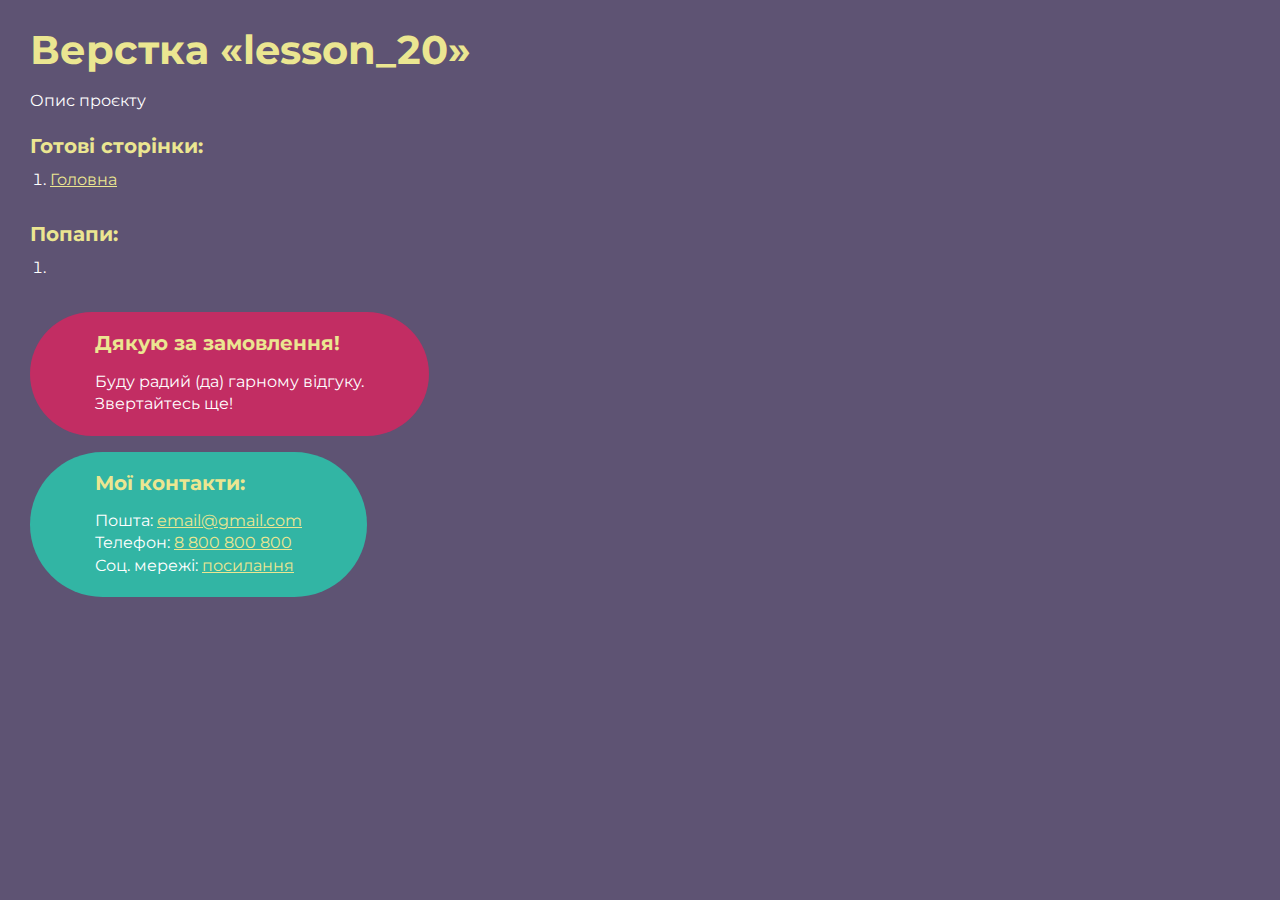
<file: index.html>
<!DOCTYPE html>
<html>

<head>
	<meta charset="UTF-8">
	<meta name="viewport" content="width=device-width, initial-scale=1.0">
	<title>Верстка «lesson_20»</title>
</head>

<body>
	<div class="rootpage">
		<h1>Верстка «lesson_20»</h1>
		<div class="rootpage__info">
			Опис проєкту
		</div>
		<h2>Готові сторінки:</h2>
		<ol class="rootpage__list">
			<li><a target="_blank" href="home.html">Головна</a></li>
		</ol>
		<h2>Попапи:</h2>
		<ol class="rootpage__list">
			<li><a target="_blank" href="home.html#"></a></li>
		</ol>
		<div class="rootpage__tnx">
			<h2>Дякую за замовлення!</h2>
			<p>Буду радий (да) гарному відгуку.</p>
			<p>Звертайтесь ще!</p>
		</div>
		<div class="rootpage__contacts">
			<h2>Мої контакти:</h2>
			<p>Пошта: <a href="mailto:email@gmail.com">email@gmail.com</a></p>
			<p>Телефон: <a href="tel:8800800800">8 800 800 800</a></p>
			<p>Соц. мережі: <a href="">посилання</a></p>
		</div>
	</div>
</body>
<style>
	@charset "UTF-8";
	@import url("https://fonts.googleapis.com/css?family=Montserrat:regular,700&display=swap");

	*,
	*::before,
	*::after {
		padding: 0px;
		margin: 0px;
		border: 0px;
		box-sizing: border-box;
	}

	html,
	body {
		height: 100%;
		margin: 0;
		padding: 0;
		min-width: 320px;
		width: 100%;
		color: #fff;
		background-color: #5e5373;
	}

	body {
		font-family: Montserrat;
		font-size: 100%;
		line-height: 1;
		font-size: 1rem;
	}

	a {
		text-decoration: underline;
		color: #ebe691
	}

	a:visited {
		text-decoration: underline;
		color: #aaa768;
	}

	a:hover {
		text-decoration: none;
	}

	ul li {
		list-style: none;
	}

	img {
		vertical-align: top;
	}

	.wrapper {
		width: 100%;
		min-height: 100%;
		overflow: hidden;
	}

	.rootpage {
		padding: 30px;
		display: flex;
		flex-direction: column;
		align-items: flex-start;
	}

	@media (max-width: 767px) {
		.rootpage {
			padding: 30px 15px;
		}
	}

	h1 {
		color: #ebe691;
		font-size: 2.5rem;
		margin: 0px 0px 1.25rem 0px;
	}

	@media (max-width: 767px) {
		h1 {
			font-size: 1.85rem;
			margin: 0px 0px 1.25rem 0px;
		}
	}

	h2 {
		color: #ebe691;
		font-size: 1.25rem;
		margin: 0px 0px 1rem 0px;
	}

	@media (max-width: 767px) {
		h2 {
			font-size: 1.125rem;
			margin: 0px 0px 1rem 0px;
		}
	}

	.rootpage__info {
		line-height: 140%;
		margin: 0px 0px 1.5rem 0px;
	}

	.rootpage__list {
		margin: 0px 0px 2.25rem 1.25rem;
	}

	.rootpage__list li:not(:last-child) {
		margin: 0px 0px 15px 0px;
	}

	.rootpage__contacts,
	.rootpage__tnx {
		border-radius: 200px;
		padding: 20px 65px;
		line-height: 140%;
	}

	@media (max-width: 767px) {

		.rootpage__contacts,
		.rootpage__tnx {
			border-radius: 40px;
			padding: 20px;
		}
	}

	.rootpage__contacts {
		background: #32b5a4;

	}

	.rootpage__contacts a {
		color: #ebe691;
	}

	.rootpage__tnx {
		background: #c22d63;
		margin: 0px 0px 1rem 0px;
	}
</style>

</html>
</file>
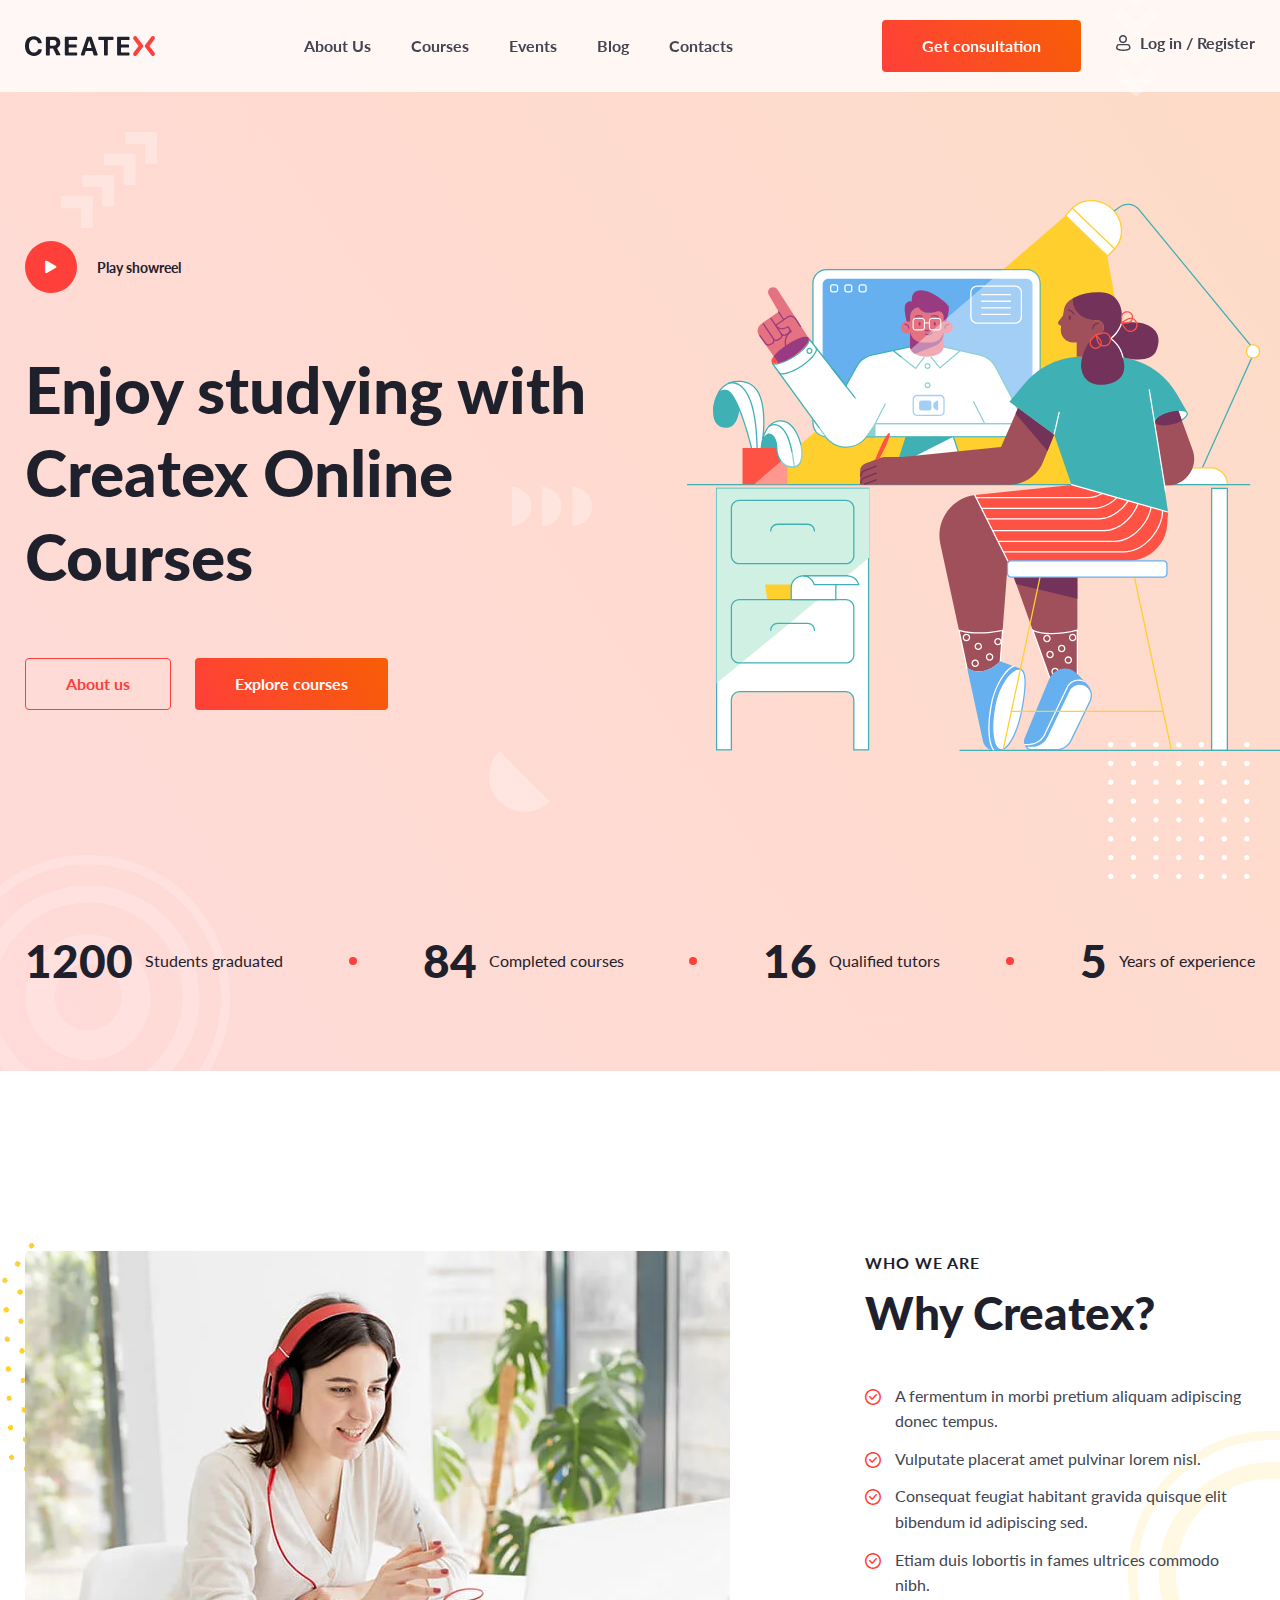
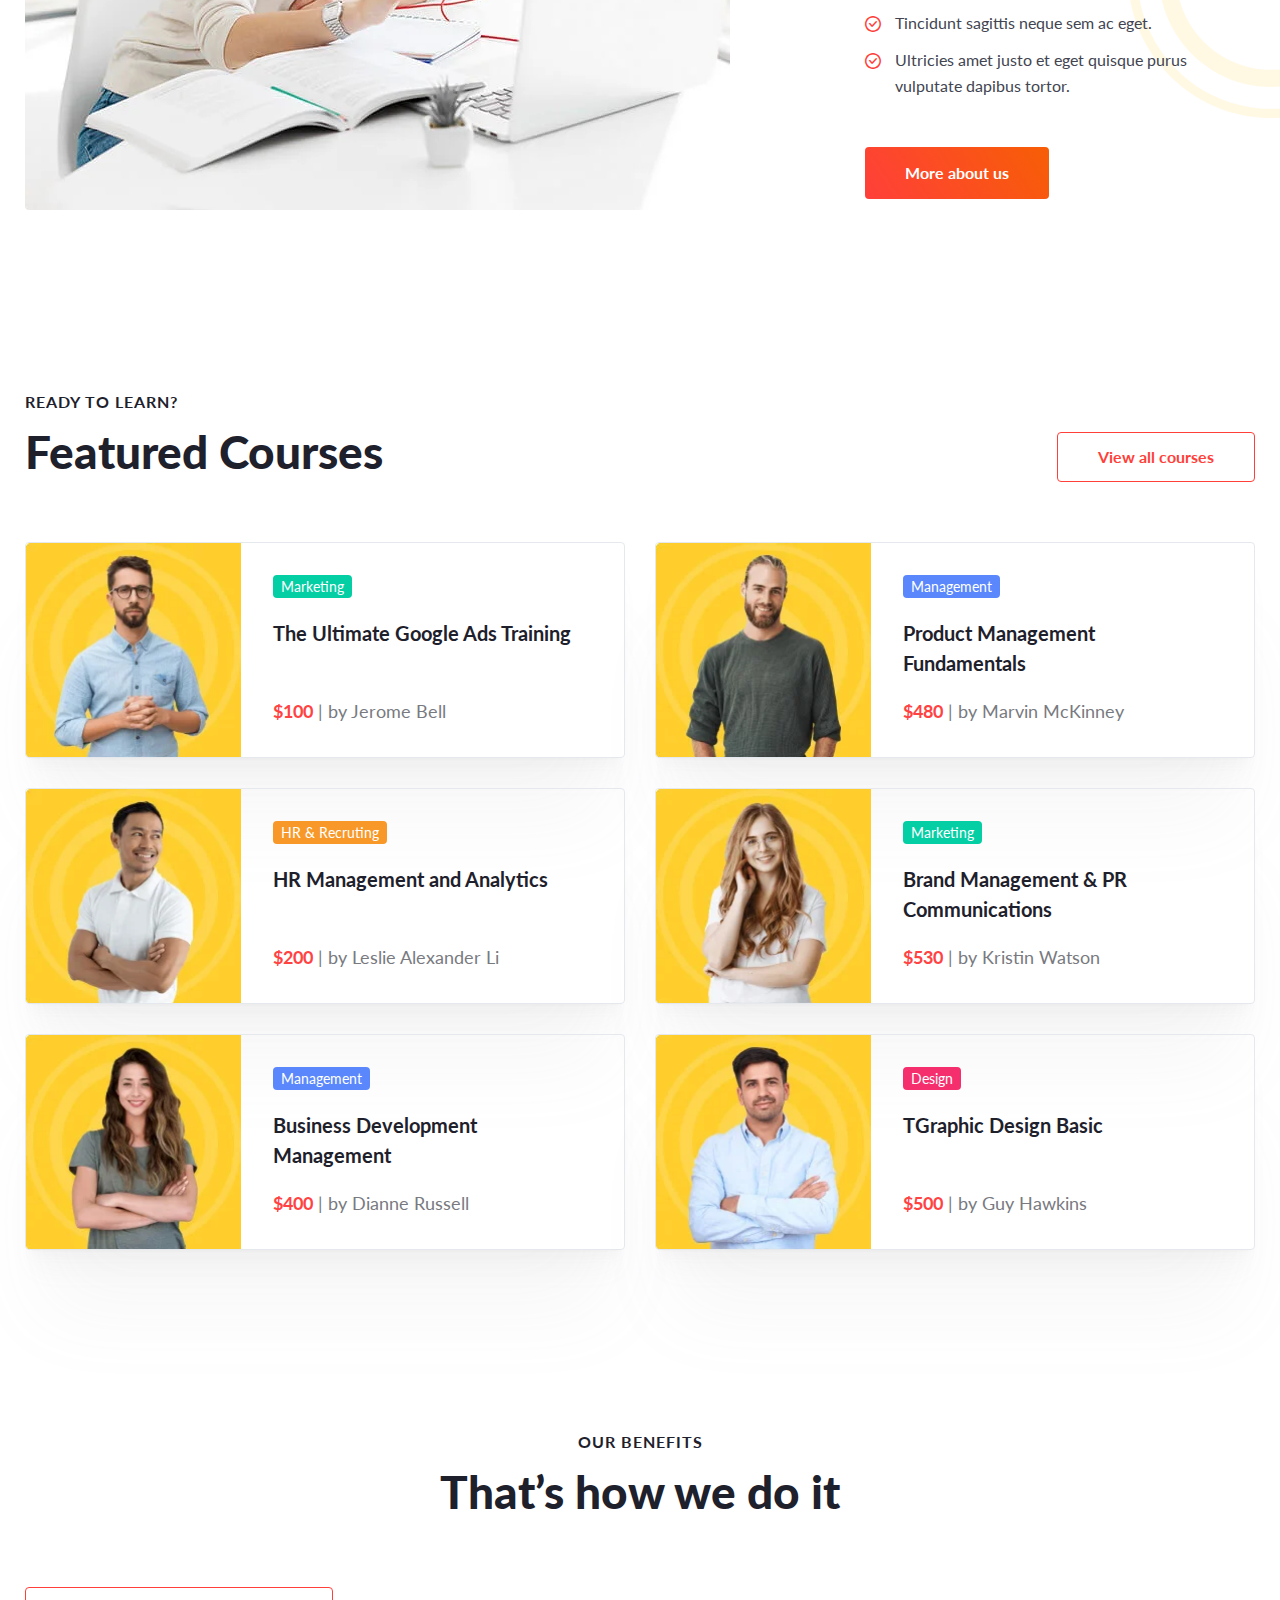
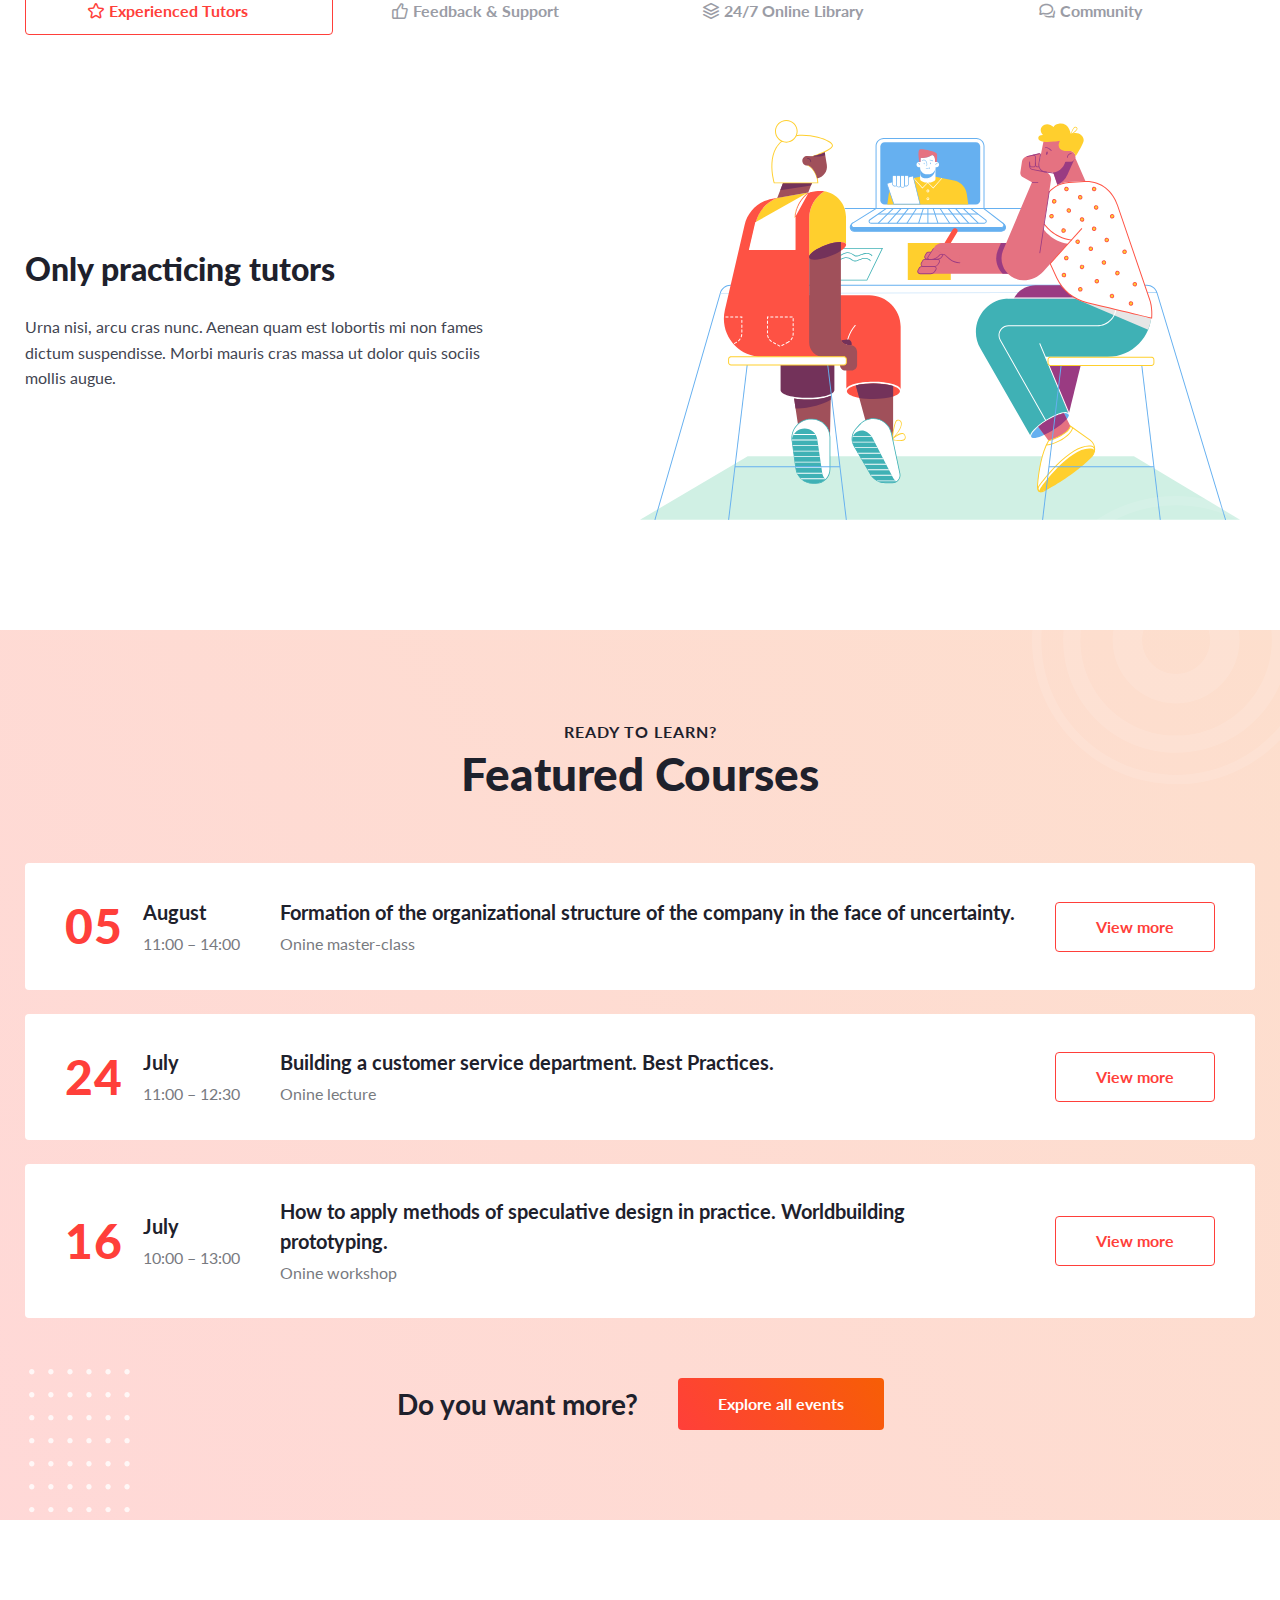
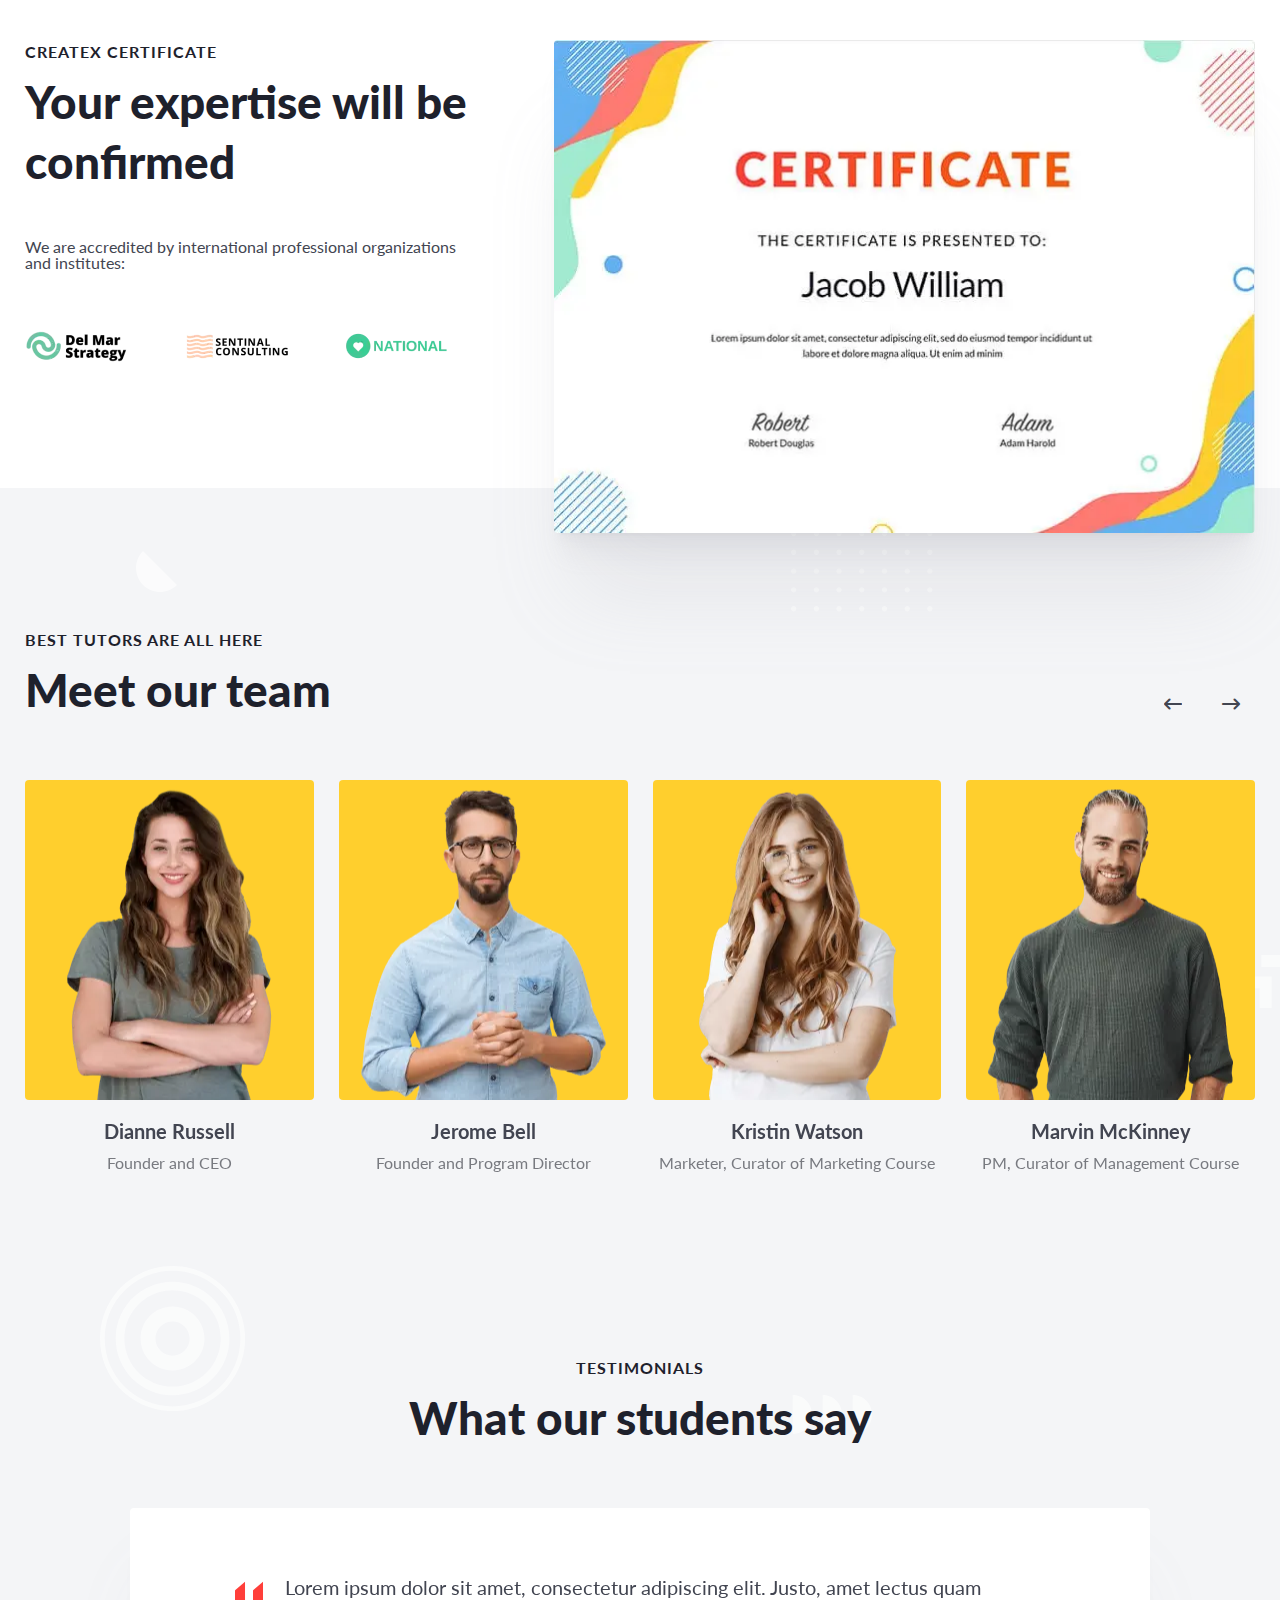
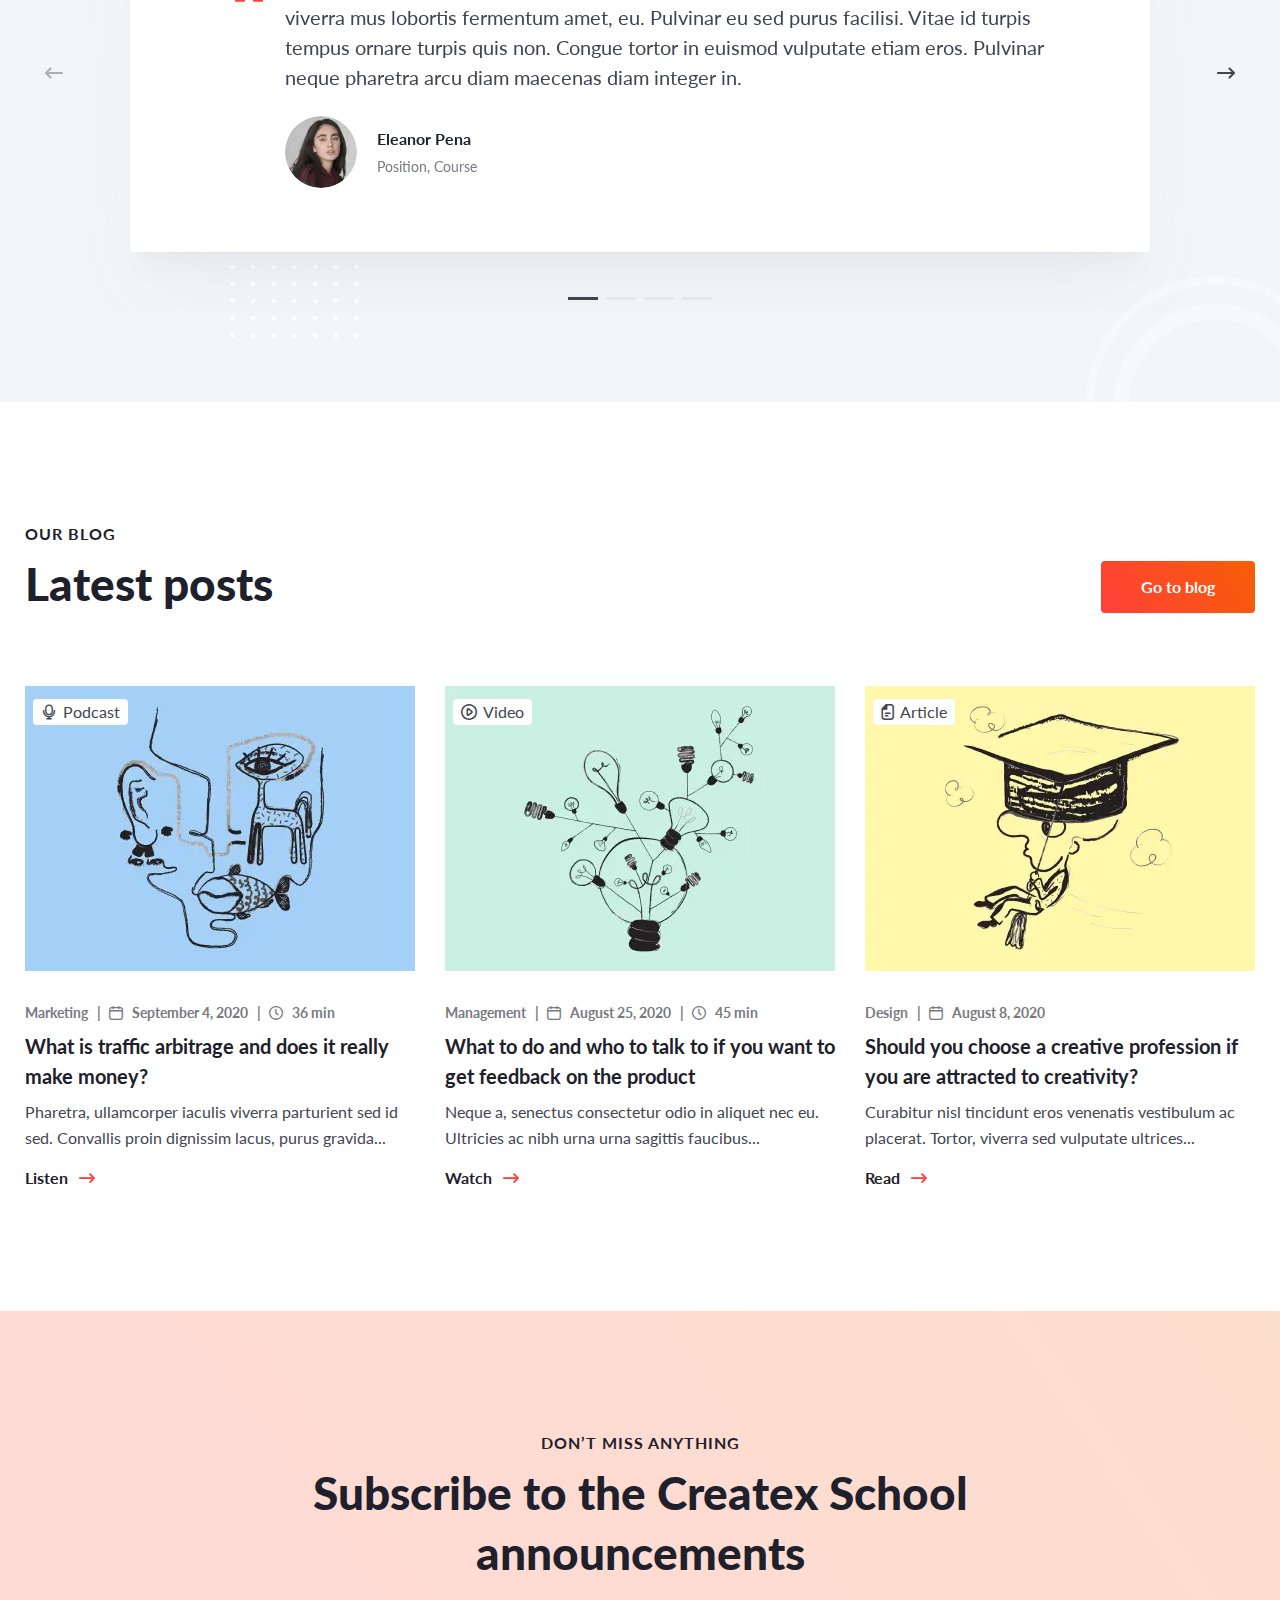
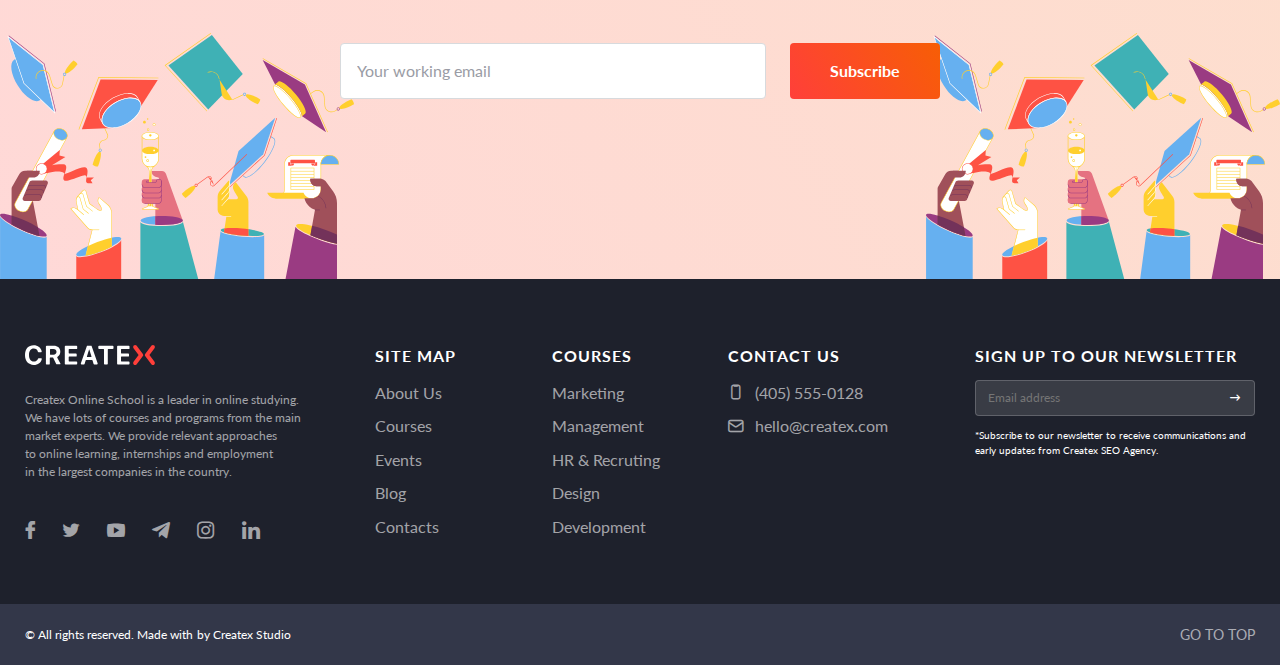
<file: home.html>
<!DOCTYPE html>
<html lang="en">

<head>
	<title>HomePage</title>
	<meta charset="UTF-8">
	<meta name="format-detection" content="telephone=no">
	<!-- <style>body{opacity: 0;}</style> -->
	<link rel="stylesheet" href="css/style.min.css?_v=20221125185820">
	<link rel="shortcut icon" href="favicon.ico">
	<!-- <meta name="robots" content="noindex, nofollow"> -->
	<meta name="viewport" content="width=device-width, initial-scale=1.0">
</head>

<body>
	<div class="wrapper">
		<header class="header">
			<div class="header__container">
				<a href="#" class="header__logo"><img src="img/logo.svg" alt="Logo"></a>
				<div class="header__menu menu">
					<button type="button" class="menu__icon icon-menu"><span></span></button>
					<nav class="menu__body">
						<ul class="menu__list">
							<li class="menu__item">
								<a class="menu__link" href="#">About Us</a>
							</li>
							<li class="menu__item">
								<a class="menu__link" href="#">Courses</a>
							</li>
							<li class="menu__item">
								<a class="menu__link" href="#">Events</a>
							</li>
							<li class="menu__item">
								<a class="menu__link" href="#">Blog</a>
							</li>
							<li class="menu__item">
								<a class="menu__link" href="#">Contacts</a>
							</li>
						</ul>
					</nav>
				</div>
				<div class="header__actions actions-header">
					<a data-da=".menu__body, 768" href="#" class="actions-header__button button"><span>Get
							consultation</span></a>
					<a data-da=".menu__body, 768" href="#" class="actions-header__register _icon-user"><span>Log in /
							Register</span></a>
				</div>
			</div>
		</header>
		<main class="page">
			<section class="page__main main-page">
				<div class="main-page__container">
					<div class="main-page__row">
						<div class="main-page__content">
							<a href="#" class="main-page__play"><span>Play showreel</span></a>
							<h1 class="main-page__title">Enjoy studying
								with Createx Online Courses</h1>
							<div class="main-page__actions">
								<a class="main-page__button button button--transparent" href="#"><span>About
										us</span></a>
								<a class="main-page__button button" href="#"><span>Explore courses</span></a>
							</div>
						</div>
						<div class="main-page__image">
							<img src="img/illustration.svg" alt="Main Illustration">
						</div>
					</div>
					<div class="main-page__advantages advantages">
						<div class="advantages__item item-advantages">
							<div class="item-advantages__value">1200</div>
							<div class="item-advantages__text">Students graduated</div>
						</div>
						<div class="advantages__circle"></div>
						<div class="advantages__item item-advantages">
							<div class="item-advantages__value">84</div>
							<div class="item-advantages__text">Completed courses</div>
						</div>
						<div class="advantages__circle"></div>
						<div class="advantages__item item-advantages">
							<div class="item-advantages__value">16</div>
							<div class="item-advantages__text">Qualified tutors</div>
						</div>
						<div class="advantages__circle"></div>
						<div class="advantages__item item-advantages">
							<div class="item-advantages__value">5</div>
							<div class="item-advantages__text">Years of experience</div>
						</div>
					</div>
					<div class="main-page__decors">
						<div class="decor decor--1"></div>
						<div class="decor decor--2"></div>
						<div class="decor decor--3"></div>
						<div class="decor decor--4"></div>
						<div class="decor decor--5"></div>
						<div class="decor decor--6"></div>
					</div>
				</div>
			</section>

			<section class="page__about about-page">
				<div class="about-page__container">
					<div data-da=".about-page__text, 768" class="about-page__image-ibg">
						<picture><source srcset="img/about.webp" type="image/webp"><img src="img/about.webp" alt="About"></picture>
					</div>
					<div class="about-page__content">
						<div class="about-page__text">
							<h3 class="about-page__label label">Who we are</h3>
							<h2 class="about-page__title title">Why Createx?</h2>
							<ul class="about-page__list">
								<li class="about-page__item-list">A fermentum in morbi pretium aliquam adipiscing donec
									tempus.
								</li>
								<li class="about-page__item-list">
									Vulputate placerat amet pulvinar lorem nisl.
								</li>
								<li class="about-page__item-list">
									Consequat feugiat habitant gravida quisque elit bibendum id adipiscing sed.
								</li>
								<li class="about-page__item-list">
									Etiam duis lobortis in fames ultrices commodo nibh.
								</li>
								<li class="about-page__item-list">
									Tincidunt sagittis neque sem ac eget.
								</li>
								<li class="about-page__item-list">
									Ultricies amet justo et eget quisque purus vulputate dapibus tortor.
								</li>
							</ul>
						</div>
						<div class="about-page__actions">
							<a href="#" class="about-page__button button"><span>More about us</span></a>
						</div>
					</div>
					<div class="about-page__decor-one decor"></div>
					<div class="about-page__decor-two decor "></div>
				</div>
			</section>

			<section class="page__courses courses-page">
				<div class="courses-page__container">
					<div class="courses-page__header">
						<div class="courses-page__block-title">
							<h3 class="courses-page__label label">Ready to learn?</h3>
							<h2 class="courses-page__title title">Featured Courses</h2>
						</div>
						<a href="#" class="courses-page__button button button--transparent"><span>View all
								courses</span></a>
					</div>
					<div class="courses-page__items">
						<a href="#" class="courses-page__item">
							<article class="item-course">
								<div class="item-course__image-ibg">
									<picture><source srcset="img/courses/curator1.webp" type="image/webp"><img src="img/courses/curator1.webp" alt="curator"></picture>
								</div>
								<div class="item-course__body">
									<h6 class="item-course__label">Marketing</h6>
									<h4 class="item-course__title">The Ultimate Google Ads Training</h4>
									<div class="item-course__price"><span>$100</span> | by Jerome Bell</div>
								</div>
							</article>
						</a>
						<a href="#" class="courses-page__item">
							<article class="item-course">
								<div class="item-course__image-ibg">
									<picture><source srcset="img/courses/curator4.webp" type="image/webp"><img src="img/courses/curator4.webp" alt="curator"></picture>
								</div>
								<div class="item-course__body">
									<h6 class="item-course__label item-course__label--blue">Management</h6>
									<h4 class="item-course__title">Product Management Fundamentals</h4>
									<div class="item-course__price"><span>$480</span> | by Marvin McKinney</div>
								</div>
							</article>
						</a>
						<a href="#" class="courses-page__item">
							<article class="item-course">
								<div class="item-course__image-ibg">
									<picture><source srcset="img/courses/curator2.webp" type="image/webp"><img src="img/courses/curator2.webp" alt="curator"></picture>
								</div>
								<div class="item-course__body">
									<h6 class="item-course__label item-course__label--orange">HR & Recruting</h6>
									<h4 class="item-course__title">HR Management and Analytics</h4>
									<div class="item-course__price"><span>$200</span> | by Leslie Alexander Li</div>
								</div>
							</article>
						</a>
						<a href="#" class="courses-page__item">
							<article class="item-course">
								<div class="item-course__image-ibg">
									<picture><source srcset="img/courses/curator5.webp" type="image/webp"><img src="img/courses/curator5.webp" alt="curator"></picture>
								</div>
								<div class="item-course__body">
									<h6 class="item-course__label">Marketing</h6>
									<h4 class="item-course__title">Brand Management & PR Communications</h4>
									<div class="item-course__price"><span>$530</span> | by Kristin Watson</div>
								</div>
							</article>
						</a>
						<a href="#" class="courses-page__item">
							<article class="item-course">
								<div class="item-course__image-ibg">
									<picture><source srcset="img/courses/curator3.webp" type="image/webp"><img src="img/courses/curator3.webp" alt="curator"></picture>
								</div>
								<div class="item-course__body">
									<h6 class="item-course__label item-course__label--blue">Management</h6>
									<h4 class="item-course__title">Business Development Management</h4>
									<div class="item-course__price"><span>$400</span> | by Dianne Russell</div>
								</div>
							</article>
						</a>
						<a href="#" class="courses-page__item">
							<article class="item-course">
								<div class="item-course__image-ibg">
									<picture><source srcset="img/courses/curator6.webp" type="image/webp"><img src="img/courses/curator6.webp" alt="curator"></picture>
								</div>
								<div class="item-course__body">
									<h6 class="item-course__label item-course__label--pink">Design</h6>
									<h4 class="item-course__title">TGraphic Design Basic</h4>
									<div class="item-course__price"><span>$500</span> | by Guy Hawkins</div>
								</div>
							</article>
						</a>
					</div>
				</div>
			</section>

			<section class="page__benefits benefits-page">
				<div class="benefits-page__container">
					<div class="benefits-page__header">
						<h3 class="benefits-page__label label">Our benefits</h3>
						<h2 class="benefits-page__title title">That’s how we do it</h2>
					</div>
					<div data-tabs-animate data-tabs="767" class="tabs">
						<nav data-tabs-titles class="tabs__navigation">
							<button type="button" class="tabs__title _tab-active _icon-star">Experienced Tutors</button>
							<button type="button" class="tabs__title _icon-like">Feedback & Support</button>
							<button type="button" class="tabs__title _icon-library">24/7 Online Library</button>
							<button type="button" class="tabs__title _icon-double-message">Community</button>
						</nav>
						<div data-tabs-body class="tabs__content">
							<div class="tabs__body">
								<div class="body-tabs">
									<div class="body-tabs__description">
										<div class="body-tabs__title">Only practicing tutors</div>
										<div class="body-tabs__text">Urna nisi, arcu cras nunc. Aenean quam est lobortis
											mi
											non
											fames dictum suspendisse. Morbi mauris cras massa ut dolor quis sociis
											mollis
											augue.
										</div>
									</div>
									<div class="body-tabs__image">
										<img src="img/illustration_benefits.svg" alt="Practicing tutors">
									</div>
								</div>
							</div>
							<div class="tabs__bodys">
								<div class="body-tabs">
									<div class="body-tabs__description">
										<div class="body-tabs__title">Feedback & Support</div>
										<div class="body-tabs__text">Lorem ipsum, dolor sit amet consectetur adipisicing
											elit.
											Repellat libero vitae maxime. Expedita voluptatibus asperiores at adipisci
											ducimus
											libero autem, dignissimos ad eligendi consequuntur animi facilis in
											blanditiis
											unde
											illo.
										</div>
									</div>
									<div class="body-tabs__image">
										<img src="img/illustration.svg" alt="Feedback & Support">
									</div>
								</div>
							</div>
							<div class="tabs__body">
								<div class="body-tabs">
									<div class="body-tabs__description">
										<div class="body-tabs__title">24/7 Online Library</div>
										<div class="body-tabs__text">Lorem ipsum dolor sit amet consectetur, adipisicing
											elit.
											Dolores aspernatur eos blanditiis sed, fuga, officia inventore molestiae
											quisquam
											amet totam, assumenda perspiciatis! Excepturi accusamus neque corrupti,
											nobis
											illo
											itaque asperiores?Lorem, ipsum dolor sit amet consectetur adipisicing elit.
										</div>
									</div>
									<div class="body-tabs__image">
										<img src="img/illustration_benefits.svg" alt="Online Library">
									</div>
								</div>
							</div>
							<div class="tabs__body">
								<div class="body-tabs">
									<div class="body-tabs__description">
										<div class="body-tabs__title">Community</div>
										<div class="body-tabs__text">Lorem ipsum dolor sit amet, consectetur adipisicing
											elit.
											Beatae facere harum, id hic voluptatem magni est, aperiam perferendis sit
											totam
											vel.Lorem ipsum dolor sit amet, consectetur adipisicing
											elit.
										</div>
									</div>
									<div class="body-tabs__image">
										<img src="img/illustration.svg" alt="Community">
									</div>
								</div>
							</div>
						</div>
					</div>
				</div>
			</section>

			<section class="page__workshops workshops-page">
				<div class="workshops-page__container">
					<div class="workshops-page__block-title">
						<h3 class="workshops-page__label label">Ready to learn?</h3>
						<h2 class="workshops-page__title title">Featured Courses</h2>
					</div>
					<div class="workshops-page__items">
						<div class="workshops-page__item item-workshop">
							<div class="item-workshop__time time">
								<div class="time__day">05</div>
								<div class="time__data">
									<div class="time__month">August</div>
									<div class="time__clock">11:00 – 14:00</div>
								</div>
							</div>
							<div class="item-workshop__description">
								<div class="item-workshop__text">Formation of the organizational structure of the
									company in the face of uncertainty.
								</div>
								<div class="item-workshop__subtext">Onine master-class</div>
							</div>
							<a href="#" class="item-workshop__button button button--transparent"><span>View
									more</span></a>
						</div>
						<div class="workshops-page__item item-workshop">
							<div class="item-workshop__time time">
								<div class="time__day">24</div>
								<div class="time__data">
									<div class="time__month">July</div>
									<div class="time__clock">11:00 – 12:30</div>
								</div>
							</div>
							<div class="item-workshop__description">
								<div class="item-workshop__text">Building a customer service department. Best Practices.
								</div>
								<div class="item-workshop__subtext">Onine lecture</div>
							</div>
							<a href="#" class="item-workshop__button button button--transparent"><span>View
									more</span></a>
						</div>
						<div class="workshops-page__item item-workshop">
							<div class="item-workshop__time time">
								<div class="time__day">16</div>
								<div class="time__data">
									<div class="time__month">July</div>
									<div class="time__clock">10:00 – 13:00</div>
								</div>
							</div>
							<div class="item-workshop__description">
								<div class="item-workshop__text">How to apply methods of speculative design in practice.
									Worldbuilding prototyping.
								</div>
								<div class="item-workshop__subtext">Onine workshop</div>
							</div>
							<a href="#" class="item-workshop__button button button--transparent"><span>View
									more</span></a>
						</div>
					</div>
					<div class="workshops-page__footer">
						<div class="workshops-page__text">Do you want more?</div>
						<a href="#" class="workshops-page__button button"><span>Explore all events</span></a>
					</div>
					<div class="workshops-page__decor decor-workshop">
						<div class="decor-workshop__one"></div>
						<div class="decor-workshop__two"></div>
					</div>

				</div>
			</section>

			<section class="page__certificate certificate-page">
				<div class="certificate-page__container">
					<div class="certificate-page__content">
						<div class="certificate-page__block-title">
							<h3 class="certificate-page__label label">Createx Certificate</h3>
							<h2 class="certificate-page__title title">Your expertise will be confirmed</h2>
						</div>
						<div class="certificate-page__text">We are accredited by international professional
							organizations and institutes:</div>
						<div class="certificate-page__labels">
							<div class="certificate-page__label certificate-page__label--strategy">
								<picture><source srcset="img/certificate/strategy.webp" type="image/webp"><img src="img/certificate/strategy.png" alt="strategy"></picture>
							</div>
							<div class="certificate-page__label certificate-page__label--consulting">
								<picture><source srcset="img/certificate/consulting.webp" type="image/webp"><img src="img/certificate/consulting.png" alt="consulting"></picture>
							</div>
							<div class="certificate-page__label certificate-page__label--national">
								<picture><source srcset="img/certificate/national.webp" type="image/webp"><img src="img/certificate/national.png" alt="national"></picture>
							</div>
						</div>
					</div>
					<div class="certificate-page__image">
						<picture><source srcset="img/certificate/sertificate.webp" type="image/webp"><img src="img/certificate/sertificate.jpg" alt="certificate"></picture>
					</div>
				</div>
			</section>

			<section class="page__team team-page">
				<div class="team-page__container">
					<div class="team-page__header">
						<div class="team-page__block-title">
							<h3 class="team-page__label label">Best tutors are all here</h3>
							<h2 class="team-page__title title">Meet our team</h2>
						</div>
						<div class="team-page__controls">
							<button type="button" class="team-page__arrow arrow team-page__arrow--left _icon-arr-line"></button>
							<button type="button" class="team-page__arrow arrow team-page__arrow--right _icon-arr-line"></button>
						</div>
					</div>
					<div class="team-page__slider swiper">
						<div class="team-page__wrapper swiper-wrapper">
							<div class="team-page__slide swiper-slide">
								<article class="item-team">
									<div class="item-team__image">
										<picture><source srcset="img/team/curator_1.webp" type="image/webp"><img src="img/team/curator_1.png" alt="curator"></picture>
										<div class="item-team__social social">
											<a target="_blank" href="https://www.facebook.com/" class="social__item _icon-facebook"></a>
											<a target="_blank" href="https://www.instagram.com" class="social__item _icon-instagram"></a>
											<a target="_blank" href="https://ua.linkedin.com
											" class="social__item _icon-in"></a>
										</div>
									</div>

									<h4 class="item-team__title">Dianne Russell</h4>
									<div class="item-team__text">Founder and CEO</div>
								</article>
							</div>
							<div class="team-page__slide swiper-slide">
								<article class="item-team">
									<div class="item-team__image">
										<picture><source srcset="img/team/curator_2.webp" type="image/webp"><img src="img/team/curator_2.png" alt="curator"></picture>
										<div class="item-team__social social">
											<a target="_blank" href="https://www.facebook.com/" class="social__item _icon-facebook"></a>
											<a target="_blank" href="https://www.instagram.com" class="social__item _icon-instagram"></a>
											<a target="_blank" href="https://ua.linkedin.com
											" class="social__item _icon-in"></a>
										</div>
									</div>
									<h4 class="item-team__title">Jerome Bell</h4>
									<div class="item-team__text">Founder and Program Director</div>
								</article>
							</div>
							<div class="team-page__slide swiper-slide">
								<article class="item-team">
									<div class="item-team__image">
										<picture><source srcset="img/team/curator_3.webp" type="image/webp"><img src="img/team/curator_3.png" alt="curator"></picture>
										<div class="item-team__social social">
											<a target="_blank" href="https://www.facebook.com/" class="social__item _icon-facebook"></a>
											<a target="_blank" href="https://www.instagram.com" class="social__item _icon-instagram"></a>
											<a target="_blank" href="https://ua.linkedin.com
											" class="social__item _icon-in"></a>
										</div>
									</div>
									<h4 class="item-team__title">Kristin Watson</h4>
									<div class="item-team__text">Marketer, Curator of Marketing Course</div>
								</article>
							</div>
							<div class="team-page__slide swiper-slide">
								<article class="item-team">
									<div class="item-team__image">
										<picture><source srcset="img/team/curator_4.webp" type="image/webp"><img src="img/team/curator_4.png" alt="curator"></picture>
										<div class="item-team__social social">
											<a target="_blank" href="https://www.facebook.com/" class="social__item _icon-facebook"></a>
											<a target="_blank" href="https://www.instagram.com" class="social__item _icon-instagram"></a>
											<a target="_blank" href="https://ua.linkedin.com
											" class="social__item _icon-in"></a>
										</div>
									</div>
									<h4 class="item-team__title">Marvin McKinney</h4>
									<div class="item-team__text">PM, Curator of Management Course</div>
								</article>
							</div>
							<div class="team-page__slide swiper-slide">
								<article class="item-team">
									<div class="item-team__image">
										<picture><source srcset="img/team/curator_5.webp" type="image/webp"><img src="img/team/curator_5.png" alt="curator"></picture>
										<div class="item-team__social social">
											<a target="_blank" href="https://www.facebook.com/" class="social__item _icon-facebook"></a>
											<a target="_blank" href="https://www.instagram.com" class="social__item _icon-instagram"></a>
											<a target="_blank" href="https://ua.linkedin.com
											" class="social__item _icon-in"></a>
										</div>
									</div>
									<h4 class="item-team__title">Leslie Alexander Li</h4>
									<div class="item-team__text">Curator of HR & Recruting Course</div>
								</article>
							</div>
							<div class="team-page__slide swiper-slide">
								<article class="item-team">
									<div class="item-team__image">
										<picture><source srcset="img/team/curator_6.webp" type="image/webp"><img src="img/team/curator_6.png" alt="curator"></picture>
										<div class="item-team__social social">
											<a target="_blank" href="https://www.facebook.com/" class="social__item _icon-facebook"></a>
											<a target="_blank" href="https://www.instagram.com" class="social__item _icon-instagram"></a>
											<a target="_blank" href="https://ua.linkedin.com
											" class="social__item _icon-in"></a>
										</div>
									</div>
									<h4 class="item-team__title">Kathryn Murphy</h4>
									<div class="item-team__text">Analyst and Marketing specialist</div>
								</article>
							</div>
							<div class="team-page__slide swiper-slide">
								<article class="item-team">
									<div class="item-team__image">
										<picture><source srcset="img/team/curator_7.webp" type="image/webp"><img src="img/team/curator_7.png" alt="curator"></picture>
										<div class="item-team__social social">
											<a target="_blank" href="https://www.facebook.com/" class="social__item _icon-facebook"></a>
											<a target="_blank" href="https://www.instagram.com" class="social__item _icon-instagram"></a>
											<a target="_blank" href="https://ua.linkedin.com
											" class="social__item _icon-in"></a>
										</div>
									</div>
									<h4 class="item-team__title">Brooklyn Simmons</h4>
									<div class="item-team__text">Curator of Development Course</div>
								</article>
							</div>
							<div class="team-page__slide swiper-slide">
								<div class="item-team">
									<div class="item-team__image">
										<picture><source srcset="img/team/curator_8.webp" type="image/webp"><img src="img/team/curator_8.png" alt="curator"></picture>
										<div class="item-team__social social">
											<a target="_blank" href="https://www.facebook.com/" class="social__item _icon-facebook"></a>
											<a target="_blank" href="https://www.instagram.com" class="social__item _icon-instagram"></a>
											<a target="_blank" href="https://ua.linkedin.com
											" class="social__item _icon-in"></a>
										</div>
									</div>
									<div class="item-team__title">Cody Fisher</div>
									<div class="item-team__text">UX Designer, Curator of Design Course</div>
								</div>
							</div>
						</div>

					</div>
					<div class="team-page__decors decor-team">
						<div class="decor-team__one"></div>
						<div class="decor-team__two"></div>
						<div class="decor-team__three"></div>
					</div>
				</div>
			</section>
			<section class="page__reviews reviews-page">
				<div class="reviews-page__container">
					<div class="reviews-page__header">
						<div class="reviews-page__block-title">
							<h3 class="reviews-page__label label">TESTIMONIALS</h3>
							<h2 class="reviews-page__title title">What our students say</h2>
						</div>
					</div>
					<div class="reviews-page__slider swiper">
						<div class="reviews-page__wrapper swiper-wrapper">
							<div class="reviews-page__slide swiper-slide">
								<div class="item-reviews">
									<div class="item-reviews__content _icon-braces">
										<blockquote class="item-reviews__text">
											Lorem ipsum dolor sit amet, consectetur adipiscing elit. Justo, amet lectus
											quam viverra mus lobortis fermentum amet, eu. Pulvinar eu sed purus
											facilisi. Vitae id turpis tempus ornare turpis quis non. Congue tortor in
											euismod vulputate etiam eros. Pulvinar neque pharetra arcu diam maecenas
											diam integer in.
										</blockquote>
										<div class="item-reviews__student student">
											<div class="student__avatar">
												<picture><source srcset="img/avatar/avatar1.webp" type="image/webp"><img src="img/avatar/avatar1.jpg" alt="avatar"></picture>
											</div>
											<div class="student__description">
												<div class="student__name">Eleanor Pena</div>
												<div class="student__position">Position, Course</div>
											</div>
										</div>
									</div>
								</div>
							</div>
							<div class="reviews-page__slide swiper-slide">
								<div class="item-reviews">
									<div class="item-reviews__content _icon-braces">
										<blockquote class="item-reviews__text">
											Lorem ipsum dolor sit amet, consectetur adipiscing elit. Justo, amet lectus
											quam viverra mus lobortis fermentum amet, eu. Pulvinar eu sed purus
											facilisi. Vitae id turpis tempus ornare turpis quis non. Congue tortor in
											euismod vulputate etiam eros. Pulvinar neque pharetra arcu diam maecenas
											diam integer in.
										</blockquote>
										<div class="item-reviews__student student">
											<div class="student__avatar">
												<picture><source srcset="img/avatar/avatar2.webp" type="image/webp"><img src="img/avatar/avatar2.png" alt="avatar"></picture>
											</div>
											<div class="student__description">
												<div class="student__name">Jerome Hender</div>
												<div class="student__position">Position, Course</div>
											</div>
										</div>
									</div>
								</div>
							</div>
							<div class="reviews-page__slide swiper-slide">
								<div class="item-reviews">
									<div class="item-reviews__content _icon-braces">
										<blockquote class="item-reviews__text">
											Lorem ipsum dolor sit amet, consectetur adipiscing elit. Justo, amet lectus
											quam viverra mus lobortis fermentum amet, eu. Pulvinar eu sed purus
											facilisi. Vitae id turpis tempus ornare turpis quis non. Congue tortor in
											euismod vulputate etiam eros. Pulvinar neque pharetra arcu diam maecenas
											diam integer in.
										</blockquote>
										<div class="item-reviews__student student">
											<div class="student__avatar">
												<picture><source srcset="img/avatar/avatar3.webp" type="image/webp"><img src="img/avatar/avatar3.png" alt="avatar"></picture>
											</div>
											<div class="student__description">
												<div class="student__name">Jerome Hender</div>
												<div class="student__position">Position, Course</div>
											</div>
										</div>
									</div>
								</div>

							</div>
							<div class="reviews-page__slide swiper-slide">
								<div class="item-reviews">
									<div class="item-reviews__content _icon-braces">
										<blockquote class="item-reviews__text">
											Lorem ipsum dolor sit amet, consectetur adipiscing elit. Justo, amet lectus
											quam viverra mus lobortis fermentum amet, eu. Pulvinar eu sed purus
											facilisi. Vitae id turpis tempus ornare turpis quis non. Congue tortor in
											euismod vulputate etiam eros. Pulvinar neque pharetra arcu diam maecenas
											diam integer in.
										</blockquote>
										<div class="item-reviews__student student">
											<div class="student__avatar">
												<picture><source srcset="img/avatar/avatar3.webp" type="image/webp"><img src="img/avatar/avatar3.png" alt="avatar"></picture>
											</div>
											<div class="student__description">
												<div class="student__name">Juli Brash</div>
												<div class="student__position">Position, Course</div>
											</div>
										</div>
									</div>
								</div>

							</div>

						</div>
						<div data-da=".reviews-page__header, 767" class="reviews-page__controls">
							<button type="button" class="reviews-page__arrow reviews-page__arrow--left arrow _icon-arr-line"></button>
							<button type="button" class="reviews-page__arrow reviews-page__arrow--right arrow _icon-arr-line"></button>
						</div>
						<div class="swiper-pagination"></div>
					</div>
				</div>
				<div class="reviews-page__decors decor-reviews">
					<div class="decor-reviews__one"></div>
					<div class="decor-reviews__two"></div>
					<div class="decor-reviews__three"></div>
					<div class="decor-reviews__four"></div>
				</div>
			</section>

			<section class="page__blog blog-page">
				<div class="blog-page__container">
					<div class="blog-page__header">
						<div class="blog-page__block-title">
							<h3 class="blog-page__label label">Our blog</h3>
							<h2 class="blog-page__title title">Latest posts</h2>
						</div>
						<a href="#" class="blog-page__button button"><span>Go to blog</span></a>
					</div>

					<div class="blog-page__items">
						<article class="blog-page__item item-blog">
							<a href="#" class="item-blog__image-ibg">
								<picture><source srcset="img/blog/blog1.webp" type="image/webp"><img src="img/blog/blog1.jpg" alt="blog"></picture>
								<div class="item-blog__label _icon-microfone">Podcast</div>
							</a>
							<div class="item-blog__body">
								<div class="item-blog__description">
									<div class="item-blog__name">Marketing <span>|</span></div>
									<div class="item-blog__month _icon-calendar"> September 4, 2020 <span>|</span>
									</div>
									<div class="item-blog__time _icon-clock">36 min</div>
								</div>
								<h4 class="item-blog__title"><a href="#">What is traffic arbitrage and does it
										really
										make
										money?</a>
								</h4>
								<div class="item-blog__text">Pharetra, ullamcorper iaculis viverra parturient sed id
									sed.
									Convallis proin dignissim lacus, purus gravida...
								</div>
							</div>
							<a href="#" class="item-blog__action">Listen</a>
						</article>
						<article class="blog-page__item item-blog">
							<a href="#" class="item-blog__image-ibg">
								<picture><source srcset="img/blog/blog2.webp" type="image/webp"><img src="img/blog/blog2.jpg" alt="blog"></picture>
								<div class="item-blog__label _icon-play">Video</div>
							</a>
							<div class="item-blog__body">
								<div class="item-blog__description">
									<div class="item-blog__name">Management <span>|</span></div>
									<div class="item-blog__month _icon-calendar"> August 25, 2020 <span>|</span>
									</div>
									<div class="item-blog__time _icon-clock">45 min</div>
								</div>
								<h4 class="item-blog__title"><a href="#">What to do and who to talk to if you want to
										get
										feedback
										on the product</a>
								</h4>
								<div class="item-blog__text">Neque a, senectus consectetur odio in aliquet nec eu.
									Ultricies ac nibh urna urna sagittis faucibus...
								</div>
							</div>
							<a href="#" class="item-blog__action">Watch</a>
						</article>
						<article class="blog-page__item item-blog">
							<a href="#" class="item-blog__image-ibg">
								<picture><source srcset="img/blog/blog3.webp" type="image/webp"><img src="img/blog/blog3.jpg" alt="blog"></picture>
								<div class="item-blog__label _icon-article">Article</div>
							</a>
							<div class="item-blog__body">
								<div class="item-blog__description">
									<div class="item-blog__name">Design <span>|</span></div>
									<div class="item-blog__month _icon-calendar">August 8, 2020</div>
								</div>
								<h4 class="item-blog__title"><a href="#">Should you choose a creative profession if you
										are
										attracted to creativity?</a>
								</h4>
								<div class="item-blog__text">Curabitur nisl tincidunt eros venenatis vestibulum ac
									placerat. Tortor, viverra sed vulputate ultrices...
								</div>
							</div>
							<a href="#" class="item-blog__action">Read</a>
						</article>
					</div>
				</div>
			</section>

			<section class="page__subscribe subscribe-page">
				<div class="subscribe-page__container">
					<div class="subscribe-page__block-title">
						<h3 class="subscribe-page__label label">Don’t miss anything</h3>
						<h2 class="subscribe-page__title title">Subscribe to the Createx School announcements</h2>
					</div>
					<form class="subscribe-page__form">
						<div class="subscribe-page__line">
							<input class="subscribe-page__input" id="e-mail" required autocomplete="off" type="email" name="e-mail" placeholder="Your working email">
						</div>
						<button type="submit" class="subscribe-page__button button"><span>Subscribe</span></button>
					</form>
				</div>
			</section>
		</main>
		<footer class="footer">
			<div class="footer__top">
				<div class="footer__container-main">
					<div class="footer__body">
						<a href="#" class="footer__logo"><img src="img/footer_logo.svg" alt="logo"></a>
						<div class="footer__text">Createx Online School is a leader in online studying. We have lots of courses
							and programs from the main market experts. We provide relevant approaches to online learning,
							internships and employment in the largest companies in the country.</div>
						<ul class="footer__social social-footer">
							<li class="social-footer__item"><a href="#" target="_blank" class="social-footer__link social-footer__link--fb _icon-facebook"></a>
							</li>
							<li class="social-footer__item"><a href="#" target="_blank" class="social-footer__link social-footer__link--twitter _icon-twitter"></a>
							</li>
							<li class="social-footer__item"><a href="#" target="_blank" class="social-footer__link social-footer__link--youtube _icon-yotube"></a>
							</li>
							<li class="social-footer__item"><a href="#" target="_blank" class="social-footer__link social-footer__link--tg _icon-telegram">
								</a></li>
							<li class="social-footer__item"><a href="#" target="_blank" class="social-footer__link social-footer__link--inst _icon-instagram"></a>
							</li>
							<li class="social-footer__item"><a href="#" target="_blank" class="social-footer__link social-footer__link--in _icon-in"></a>
							</li>
						</ul>
					</div>
					<div data-spollers="768,max" class="footer__menu menu-footer">
						<div class="menu-footer__column">
							<button type="button" data-spoller class="footer__label _footer-label">SITE MAP</button>
							<nav class="menu-footer">
								<ul class="menu-footer__list">
									<li class="menu-footer__item"><a href="#" class="menu-footer__link">About Us</a></li>
									<li class="menu-footer__item"><a href="#" class="menu-footer__link">Courses</a></li>
									<li class="menu-footer__item"><a href="#" class="menu-footer__link">Events</a></li>
									<li class="menu-footer__item"><a href="#" class="menu-footer__link">Blog</a></li>
									<li class="menu-footer__item"><a href="#" class="menu-footer__link">Contacts</a></li>
								</ul>
							</nav>
						</div>

						<div class="menu-footer__column">
							<button type="button" data-spoller class="footer__label _footer-label">COURSES</button>
							<nav class="menu-footer">
								<ul class="menu-footer__list">
									<li class="menu-footer__item"><a href="#" class="menu-footer__link">Marketing</a></li>
									<li class="menu-footer__item"><a href="#" class="menu-footer__link">Management</a></li>
									<li class="menu-footer__item"><a href="#" class="menu-footer__link">HR & Recruting</a></li>
									<li class="menu-footer__item"><a href="#" class="menu-footer__link">Design</a></li>
									<li class="menu-footer__item"><a href="#" class="menu-footer__link">Development</a></li>
								</ul>
							</nav>
						</div>

						<div class="menu-footer__column">
							<button type="button" data-spoller class="footer__label _footer-label">CONTACT
								US</button>
							<nav class="menu-footer">
								<ul>
									<li class="menu-footer__item"><a class="menu-footer__phone _icon-phone" href="tel:4055550128">(405) 555-0128</a></li>
									<li class="menu-footer__item"><a class="menu-footer__email _icon-letter" href="mailto:hello@createx.com">hello@createx.com</a></li>
								</ul>
							</nav>
						</div>
					</div>

					<div class="footer__subscribe">
						<div class="footer__label">SIGN UP TO OUR NEWSLETTER</div>
						<form action="#" class="footer__form form-footer">
							<div class="form-footer__line">
								<input class="form-footer__input" id="mail" required autocomplete="off" type="email" name="e-mail" placeholder="Email address">
							</div>
							<button type="submit" class="form-footer__button _icon-arr-line"></button>
						</form>
						<div class="footer__text-form">*Subscribe to our newsletter to receive communications and early
							updates from Createx SEO Agency.</div>
					</div>


				</div>
			</div>
			<div class="footer__bottom bottom-footer">
				<div class="bottom-footer__container">
					<div class="bottom-footer__text">© All rights reserved. Made with <span class="_icon-Vector-Stroke"> by
							Createx
							Studio</span>
					</div>
					<a href="#" class="bottom-footer__link-top">GO TO TOP</a>

				</div>
			</div>
		</footer>
	</div>
	<!-- <div id="popup" aria-hidden="true" class="popup">
	<div class="popup__wrapper">
		<div class="popup__content">
			<button data-close type="button" class="popup__close">Закрыть</button>
			<div class="popup__text">
				Text
			</div>
		</div>
	</div>
</div> -->
	<script src="js/app.min.js?_v=20221125185820"></script>
</body>

</html>
</file>
<file: css/style.min.css>
@charset "UTF-8";@import url(https://fonts.googleapis.com/css?family=Lato:regular,italic,700,700italic,900,900italic);@font-face{font-family:icons;font-display:swap;src:url(../fonts/icons.woff2) format("woff2"),url(../fonts/icons.woff) format("woff");font-weight:400;font-style:normal}._spoller-init .footer__label::before,.about-page__item-list::before,.item-blog__action::after,.main-page__play::before,.tabs__title::after,[class*=_icon-]:before{font-family:icons;font-style:normal;font-weight:400;font-variant:normal;text-transform:none;line-height:1;-webkit-font-smoothing:antialiased;-moz-osx-font-smoothing:grayscale}[class*=_icon-]:before{display:block}._icon-sound2:before{content:"\e900"}._icon-braces:before{content:"\e902"}._icon-cross:before{content:"\e903"}._icon-arr_load:before{content:"\e905"}._icon-calendar2:before{content:"\e906"}._icon-ic_chat:before{content:"\e907"}._icon-ic_structure:before{content:"\e908"}._icon-darts:before{content:"\e909"}._icon-arr_bold:before{content:"\e90a"}._icon-arr-line:before{content:"\e90b"}._icon-arr_tab:before,._spoller-init .footer__label:before{content:"\e90c"}._icon-check3:before{content:"\e90d"}._icon-arr_four_sides:before{content:"\e90e"}._icon-arr_back:before{content:"\e90f"}._icon-minus:before{content:"\e910"}._icon-mute2:before{content:"\e911"}._icon-plus:before{content:"\e912"}._icon-Polygon:before{content:"\e913"}._icon-sound:before{content:"\e914"}._icon-phone:before{content:"\e915"}._icon-home:before{content:"\e916"}._icon-like:before{content:"\e917"}._icon-star:before{content:"\e918"}._icon-instagram_black:before{content:"\e919"}._icon-sre:before{content:"\e91a"}._icon-location_black:before{content:"\e91b"}._icon-clock:before{content:"\e91c"}._icon-eye_open:before{content:"\e91d"}._icon-letter:before{content:"\e91e"}._icon-more:before{content:"\e920"}._icon-two_ectangle:before{content:"\e921"}._icon-four_square:before{content:"\e922"}._icon-three_line:before{content:"\e923"}._icon-user:before{content:"\e924"}._icon-Vector-5:before{content:"\e925"}._icon-check1:before{content:"\e926"}._icon-circle_x:before{content:"\e927"}._icon-circle_plus:before{content:"\e928"}._icon-circle_minus:before{content:"\e929"}._icon-circle_crossedout:before{content:"\e92a"}._icon-info:before{content:"\e92b"}._icon-return:before{content:"\e92c"}._icon-lock_lock:before{content:"\e92d"}._icon-lock_open:before{content:"\e92e"}._icon-verified:before{content:"\e92f"}._icon-bell:before{content:"\e930"}._icon-important3:before{content:"\e931"}._icon-important2:before{content:"\e932"}._icon-important:before{content:"\e933"}._icon-Vector20:before{content:"\e934"}._icon-double-message:before{content:"\e935"}._icon-letter_open:before{content:"\e936"}._icon-play:before{content:"\e937"}._icon-microfone:before{content:"\e938"}._icon-library:before{content:"\e939"}._icon-arr_incube:before{content:"\e93a"}._icon-article:before{content:"\e93b"}._icon-cart:before{content:"\e93c"}._icon-range:before{content:"\e93d"}._icon-hanger:before{content:"\e93e"}._icon-facebook:before{content:"\e93f"}._icon-twitter:before{content:"\e940"}._icon-massanger:before{content:"\e941"}._icon-google:before{content:"\e942"}._icon-instagram:before{content:"\e944"}._icon-ball:before{content:"\e945"}._icon-in:before{content:"\e946"}._icon-be:before{content:"\e947"}._icon-telegram:before{content:"\e948"}._icon-viber:before{content:"\e949"}._icon-vector2:before{content:"\e94a"}._icon-odnoklasniki:before{content:"\e94b"}._icon-vk:before{content:"\e94c"}._icon-slack2:before{content:"\e94d"}._icon-slack:before{content:"\e94e"}._icon-v:before{content:"\e94f"}._icon-skype:before{content:"\e950"}._icon-pinterest:before{content:"\e951"}._icon-t:before{content:"\e952"}._icon-rss:before{content:"\e953"}._icon-mozila:before{content:"\e954"}._icon-git:before{content:"\e955"}._icon-chat2:before{content:"\e956"}._icon-pay-pal:before{content:"\e957"}._icon-vector:before{content:"\e958"}._icon-figma:before{content:"\e959"}._icon-arr_up_down2:before{content:"\e95a"}._icon-arr_right_left:before{content:"\e95b"}._icon-hurt:before{content:"\e95c"}._icon-calendar:before{content:"\e95d"}._icon-eye_close:before{content:"\e95e"}._icon-massage:before{content:"\e95f"}._icon-clip:before{content:"\e960"}._icon-arr_up_inlinedown:before{content:"\e961"}._icon-share:before{content:"\e962"}._icon-wallet:before{content:"\e963"}._icon-cards:before{content:"\e964"}._icon-basket:before{content:"\e965"}._icon-bag:before{content:"\e966"}._icon-search:before{content:"\e967"}._icon-mute:before{content:"\e968"}._icon-arr_up_down:before{content:"\e969"}._icon-location:before{content:"\e96a"}._icon-whats-app:before{content:"\e96b"}._icon-yotube:before{content:"\e96c"}*{padding:0;margin:0;border:0}*,:after,:before{-webkit-box-sizing:border-box;box-sizing:border-box}body,html{height:100%;min-width:320px}body{color:#424551;line-height:1;font-family:Lato;font-size:1rem;-ms-text-size-adjust:100%;-moz-text-size-adjust:100%;-webkit-text-size-adjust:100%;-webkit-font-smoothing:antialiased;-moz-osx-font-smoothing:grayscale}button,input,textarea{font-family:Lato;font-size:inherit}button{cursor:pointer;color:inherit;background-color:inherit}a{color:inherit;text-decoration:none}ul li{list-style:none}img{vertical-align:top}h1,h2,h3,h4,h5,h6{font-weight:inherit;font-size:inherit}.lock body{overflow:hidden;-ms-touch-action:none;touch-action:none;-ms-scroll-chaining:none;overscroll-behavior:none}.wrapper{min-height:100%;display:-webkit-box;display:-ms-flexbox;display:flex;-webkit-box-orient:vertical;-webkit-box-direction:normal;-ms-flex-direction:column;flex-direction:column;overflow:hidden}@supports (overflow:clip){.wrapper{overflow:clip}}.wrapper>main{-webkit-box-flex:1;-ms-flex:1 1 auto;flex:1 1 auto}.wrapper>*{min-width:0}[class*=__container]{max-width:78.75rem;margin:0 auto;padding:0 .9375rem}[class*=-ibg]{position:relative}[class*=-ibg] img{position:absolute;width:100%;height:100%;top:0;left:0;-o-object-fit:cover;object-fit:cover}[class*=-ibg_contain] img{-o-object-fit:contain;object-fit:contain}.button{position:relative;display:-webkit-inline-box;display:-ms-inline-flexbox;display:inline-flex;-webkit-box-pack:center;-ms-flex-pack:center;justify-content:center;-webkit-box-align:center;-ms-flex-align:center;align-items:center;padding:1.125rem 2.5rem;font-weight:700;border-radius:4px;background:-o-linear-gradient(34.05deg,#ff3f3a 0,#f75e05 100%);background:linear-gradient(55.95deg,#ff3f3a 0,#f75e05 100%);color:#fff}.button span{position:relative;z-index:2}.button::before{content:"";position:absolute;top:0;left:0;width:100%;height:100%;border-radius:4px;opacity:0;background:-o-linear-gradient(34.05deg,#ad2520 0,#f75e05 100%);background:linear-gradient(55.95deg,#ad2520 0,#f75e05 100%);-webkit-transition:all .3s ease;-o-transition:all .3s ease;transition:all .3s ease}.button--transparent{background:0 0;padding:1rem 2.5rem;border:1px solid #ff3f3a;color:#ff3f3a}.label{font-weight:700;line-height:1.5;letter-spacing:1px;text-transform:uppercase;color:#1e212c}.title{font-weight:900;line-height:1.3;color:#1e212c}.arrow{font-size:1.125rem;width:3rem;height:3rem;border-radius:50%;-webkit-transition:all .3s ease 0s;-o-transition:all .3s ease 0s;transition:all .3s ease 0s}.swiper-button-disabled{opacity:.4;cursor:default}.header{position:fixed;top:0;left:0;width:100%;padding:20px 0;z-index:100;background-color:rgba(255,255,255,.7764705882)}.header__container{display:-webkit-box;display:-ms-flexbox;display:flex;-webkit-box-align:center;-ms-flex-align:center;align-items:center;-webkit-box-pack:justify;-ms-flex-pack:justify;justify-content:space-between}.header__logo{-webkit-box-flex:0;-ms-flex:0 0 8.125rem;flex:0 0 8.125rem;position:relative;z-index:3}.menu__body{-webkit-box-flex:1;-ms-flex:1 1 auto;flex:1 1 auto}.menu-open .menu__body{left:0}.menu__link{font-weight:700;line-height:1.6;position:relative;padding-bottom:.3125rem;-webkit-transition:color .3s ease;-o-transition:color .3s ease;transition:color .3s ease;color:#424551}.menu__link::before{display:inline-block;position:absolute;left:0;bottom:0;width:0;height:.125rem;background-color:#ff3f3a;content:"";-webkit-transition:width .3s ease-out;-o-transition:width .3s ease-out;transition:width .3s ease-out}.actions-header{display:-webkit-box;display:-ms-flexbox;display:flex;-webkit-box-align:center;-ms-flex-align:center;align-items:center;gap:2.1875rem;-webkit-box-flex:0;-ms-flex:0 0 auto;flex:0 0 auto}.actions-header__register{font-weight:700;line-height:1.3;position:relative;padding-bottom:.3125rem;-webkit-transition:color .3s ease;-o-transition:color .3s ease;transition:color .3s ease;display:-webkit-box;display:-ms-flexbox;display:flex;-webkit-box-align:center;-ms-flex-align:center;align-items:center;gap:.5625rem}.actions-header__register span::before{display:inline-block;position:absolute;left:0;bottom:0;width:0;height:.125rem;background-color:#ff3f3a;content:"";-webkit-transition:width .3s ease-out;-o-transition:width .3s ease-out;transition:width .3s ease-out}.icon-menu{display:none}.footer__top{background-color:#1e212c;padding:4.0625rem 0}.footer__container-main{display:-ms-grid;display:grid;-ms-grid-columns:17.5rem 1fr 17.5rem;grid-template-columns:17.5rem 1fr 17.5rem}.footer__logo{display:inline-block;margin-bottom:1.5625rem}.footer__logo img{max-width:100%}.footer__text{font-size:.75rem;line-height:1.5;color:hsla(0deg,0%,100%,.6)}.footer__label{text-transform:uppercase;font-weight:700;line-height:1.5;letter-spacing:.0625em;text-transform:uppercase;color:#fff;cursor:default;margin-bottom:.75rem}._spoller-init .footer__label{display:-webkit-box;display:-ms-flexbox;display:flex;-webkit-box-align:center;-ms-flex-align:center;align-items:center;width:100%;-webkit-box-orient:horizontal;-webkit-box-direction:reverse;-ms-flex-direction:row-reverse;flex-direction:row-reverse;-webkit-box-pack:justify;-ms-flex-pack:justify;justify-content:space-between}._spoller-init .footer__label::before{font-size:.875rem;-webkit-transition:-webkit-transform .3s ease 0s;transition:-webkit-transform .3s ease 0s;-o-transition:transform .3s ease 0s;transition:transform .3s ease 0s;transition:transform .3s ease 0s,-webkit-transform .3s ease 0s}.footer__label._spoller-active::before{-webkit-transform:rotate(90deg);-ms-transform:rotate(90deg);transform:rotate(90deg)}.footer__text-form{font-size:.625rem;line-height:1.5;color:#fff}.footer__bottom{background-color:#333749}.menu-footer__email{color:hsla(0deg,0%,100%,.6);display:-webkit-box;display:-ms-flexbox;display:flex;gap:.6875rem;-webkit-box-align:center;-ms-flex-align:center;align-items:center;line-height:1.6}.menu-footer__email::before{font-size:1rem}.menu-footer__email:not(:last-child){margin-bottom:.5rem}.menu-footer__phone{color:hsla(0deg,0%,100%,.6);display:-webkit-box;display:-ms-flexbox;display:flex;gap:.6875rem;-webkit-box-align:center;-ms-flex-align:center;align-items:center;line-height:1.6}.menu-footer__phone:not(:last-child){margin-bottom:.5rem}.menu-footer__phone::before{font-size:1rem}.social-footer{display:-webkit-box;display:-ms-flexbox;display:flex;gap:1.6875rem}.social-footer__item{-webkit-box-flex:0;-ms-flex:0 0 auto;flex:0 0 auto}.social-footer__link::before{font-size:1.125rem;color:rgba(255,255,255,.6);-webkit-transition:all .3s ease 0s;-o-transition:all .3s ease 0s;transition:all .3s ease 0s}.menu-footer__item{line-height:1.6;color:hsla(0deg,0%,100%,.6)}.menu-footer__item:not(:last-child){margin-bottom:.5rem}.form-footer{position:relative}.form-footer__line:not(:last-child){margin-bottom:.75rem}.form-footer__input{width:100%;height:2.25rem;background:rgba(255,255,255,.12);border:1px solid rgba(255,255,255,.2);border-radius:.25rem;font-size:.75rem;padding:0 2.1875rem 0 .75rem;color:rgba(255,255,255,.6)}.form-footer__button{position:absolute;right:0;top:50%;padding-right:.9375rem;-webkit-transform:translateY(-50%);-ms-transform:translateY(-50%);transform:translateY(-50%)}.form-footer__button::before{color:#fff;font-size:.625rem;-webkit-transition:all .2s ease 0s;-o-transition:all .2s ease 0s;transition:all .2s ease 0s}.bottom-footer{padding:1.25rem 0}.bottom-footer__container{display:-webkit-box;display:-ms-flexbox;display:flex;-webkit-box-pack:justify;-ms-flex-pack:justify;justify-content:space-between}.bottom-footer__text{-webkit-box-flex:1;-ms-flex:1 1 auto;flex:1 1 auto;font-size:.75rem;line-height:1.5;color:#fff;display:-webkit-box;display:-ms-flexbox;display:flex;-webkit-box-align:center;-ms-flex-align:center;align-items:center;gap:.25rem}.bottom-footer__text span{display:-webkit-box;display:-ms-flexbox;display:flex;-webkit-box-align:center;-ms-flex-align:center;align-items:center;gap:.25rem}.bottom-footer__text span::before{color:#ff3f3a}.bottom-footer__link-top{-webkit-box-flex:0;-ms-flex:0 0 auto;flex:0 0 auto;text-transform:uppercase;font-size:.875rem;line-height:1.5;color:hsla(0deg,0%,100%,.6)}.main-page{position:relative;z-index:2;background:-o-linear-gradient(34.05deg,rgba(255,64,58,.1921568627) 0,rgba(247,94,5,.2235294118) 100%);background:linear-gradient(55.95deg,rgba(255,64,58,.1921568627) 0,rgba(247,94,5,.2235294118) 100%);padding:12.5rem 0 5rem 0}.main-page__row{position:relative;z-index:2;display:-webkit-box;display:-ms-flexbox;display:flex;-webkit-box-align:center;-ms-flex-align:center;align-items:center}.main-page__content{padding-right:2.8125rem;-webkit-box-flex:0;-ms-flex:0 1 50%;flex:0 1 50%}.main-page__play{position:relative;font-weight:700;font-size:.875rem;line-height:1.5;color:#1e212c;display:-webkit-inline-box;display:-ms-inline-flexbox;display:inline-flex;gap:1.25rem;-webkit-box-align:center;-ms-flex-align:center;align-items:center}.main-page__play::before{content:"\e913";display:-webkit-box;display:-ms-flexbox;display:flex;-webkit-box-align:center;-ms-flex-align:center;align-items:center;-webkit-box-pack:center;-ms-flex-pack:center;justify-content:center;color:#fff;-webkit-box-flex:0;-ms-flex:0 0 3.25rem;flex:0 0 3.25rem;width:3.25rem;height:3.25rem;border-radius:50%;background:#ff3f3a;position:relative;z-index:2}.main-page__play::after{content:"";position:absolute;width:3.25rem;height:3.25rem;border-radius:50%;background-color:#ff3f3a;opacity:.12;animation:play .7s linear infinite alternate-reverse}@-webkit-keyframes play{0%{-webkit-transform:scale(1);transform:scale(1)}100%{-webkit-transform:scale(1.6);transform:scale(1.6)}}@keyframes play{0%{-webkit-transform:scale(1);transform:scale(1)}100%{-webkit-transform:scale(1.6);transform:scale(1.6)}}.main-page__title{font-weight:900;line-height:1.3;color:#1e212c}.main-page__title:not(:last-child){margin-bottom:.9375em}.main-page__actions{display:-webkit-box;display:-ms-flexbox;display:flex;gap:1.5rem}.main-page__image{-webkit-box-flex:0;-ms-flex:0 0 50%;flex:0 0 50%}.main-page__image img{max-width:100%}.advantages{position:relative;z-index:2;display:-webkit-box;display:-ms-flexbox;display:flex;-ms-flex-wrap:wrap;flex-wrap:wrap;gap:1.25rem;-webkit-box-align:center;-ms-flex-align:center;align-items:center;-webkit-box-pack:justify;-ms-flex-pack:justify;justify-content:space-between}.advantages__circle{border-radius:50%;-webkit-box-flex:0;-ms-flex:0 0 .5rem;flex:0 0 .5rem;width:.5rem;height:.5rem;background:#ff3f3a}.item-advantages{display:-webkit-box;display:-ms-flexbox;display:flex;color:#1e212c;-webkit-box-align:center;-ms-flex-align:center;align-items:center;gap:.75rem}.item-advantages__value{font-weight:900;line-height:1.3}.item-advantages__text{line-height:1.5}.decor{position:absolute}.decor--1{background:url(../img/decor/decor_1.svg) center/contain no-repeat;width:6rem;height:6rem;top:12.31%;left:4.8%}.decor--2{background:url(../img/decor/decor_2.svg) center/contain no-repeat;width:5.5rem;height:2.9375rem;top:45.1%;left:39.5%}.decor--3{background:url(../img/decor/decor_3.svg) center/contain no-repeat;width:3.8125rem;height:3.8125rem;bottom:24.2%;left:38.2%}.decor--4{background:url(../img/decor/circles-main.svg) center/contain no-repeat;width:17.75rem;height:17.75rem;bottom:-6.4%;left:-4.2%}.decor--5{background:url(../img/decor/decor_1.svg) center/contain no-repeat;width:6rem;height:6rem;-webkit-transform:rotate(135deg);-ms-transform:rotate(135deg);transform:rotate(135deg);top:-1.7%;right:7.5%}.decor--6{background:url(../img/decor/decor_5.svg) center/contain no-repeat;width:11.6875rem;height:8.5625rem;bottom:17.9%;right:0}.about-page{position:relative}.about-page__container{display:-webkit-box;display:-ms-flexbox;display:flex;-webkit-box-align:start;-ms-flex-align:start;align-items:flex-start}.about-page__content{position:relative;z-index:2;-webkit-box-flex:1;-ms-flex:1 1 42.7%;flex:1 1 42.7%;padding-left:8.4375rem}.about-page__label{margin-bottom:.5rem}.about-page__title{margin-bottom:.8695652174em}.about-page__item-list{line-height:1.6;position:relative;padding-left:1.875rem;min-height:1rem;position:relative}.about-page__item-list:not(:last-child){margin-bottom:.75em}.about-page__item-list::before{content:"\e926";position:absolute;font-size:1rem;top:.375rem;left:0;-webkit-transition:-webkit-transform .3s ease;transition:-webkit-transform .3s ease;-o-transition:transform .3s ease;transition:transform .3s ease;transition:transform .3s ease,-webkit-transform .3s ease;color:#ff3f3a}.about-page__image-ibg{z-index:2;-webkit-box-flex:0;-ms-flex:0 0 57.3%;flex:0 0 57.3%;padding-bottom:45.5%}.about-page__image-ibg img{border-radius:4px;overflow:hidden}.courses-page__header{display:-webkit-box;display:-ms-flexbox;display:flex;-webkit-box-pack:justify;-ms-flex-pack:justify;justify-content:space-between;gap:1.25rem}.courses-page__label{margin-bottom:.5rem}.courses-page__button{-ms-flex-item-align:end;align-self:flex-end}.courses-page__items{display:-ms-grid;display:grid;grid-template-columns:repeat(auto-fit,minmax(25rem,1fr));grid-auto-rows:1fr}.item-course{display:-webkit-box;display:-ms-flexbox;display:flex;border:.0625rem solid #e5e8ed;-webkit-box-shadow:0 80px 80px -20px rgba(154,156,165,.08),0 30px 24px -10px rgba(154,156,165,.05),0 12px 10px -6px rgba(154,156,165,.04),0 4px 4px -4px rgba(30,33,44,.03);box-shadow:0 80px 80px -20px rgba(154,156,165,.08),0 30px 24px -10px rgba(154,156,165,.05),0 12px 10px -6px rgba(154,156,165,.04),0 4px 4px -4px rgba(30,33,44,.03);border-radius:4px;display:flex;overflow:hidden;-webkit-transition:-webkit-box-shadow .3s ease;transition:-webkit-box-shadow .3s ease;-o-transition:box-shadow .3s ease;transition:box-shadow .3s ease;transition:box-shadow .3s ease,-webkit-box-shadow .3s ease;height:100%}.item-course__image-ibg{-webkit-box-flex:0;-ms-flex:0 0 13.4375rem;flex:0 0 13.4375rem}.item-course__body{display:-webkit-box;display:-ms-flexbox;display:flex;-webkit-box-flex:1;-ms-flex:1 1 auto;flex:1 1 auto;-webkit-box-orient:vertical;-webkit-box-direction:normal;-ms-flex-direction:column;flex-direction:column;-webkit-box-align:start;-ms-flex-align:start;align-items:flex-start;gap:1.25rem;padding:2rem}.item-course__label{font-size:.875rem;line-height:1.5;color:#fff;background-color:#03cea4;border-radius:.25rem;padding:.0625rem .5rem}.item-course__title{-webkit-box-flex:1;-ms-flex:1 1 auto;flex:1 1 auto;font-weight:700;font-size:1.25rem;line-height:1.5;color:#1e212c}.item-course__price{font-size:1.125rem;line-height:1.5;color:#787a80}.item-course__price span{font-weight:700;color:#ff4242}.item-course__label--blue{background-color:#5a87fc}.item-course__label--orange{background-color:#f89828}.item-course__label--pink{background-color:#f52f6e}.benefits-page__header{text-align:center}.benefits-page__label{margin-bottom:.5rem}.tabs__navigation{display:-webkit-box;display:-ms-flexbox;display:flex;-ms-flex-wrap:wrap;flex-wrap:wrap;-ms-flex-pack:distribute;justify-content:space-around;row-gap:1.25rem}.tabs__title{-webkit-box-flex:0;-ms-flex:0 0 25%;flex:0 0 25%;padding:.625rem;font-weight:700;line-height:1.6;color:#9a9ca5;display:-webkit-box;display:-ms-flexbox;display:flex;gap:.3125rem;-webkit-box-pack:center;-ms-flex-pack:center;justify-content:center;-webkit-box-align:center;-ms-flex-align:center;align-items:center;-webkit-transition:color .3s ease 0s;-o-transition:color .3s ease 0s;transition:color .3s ease 0s;border:.0625rem solid #fff}.tabs__title::after{content:"\e90c";opacity:0;visibility:hidden;-webkit-transition:all .3s ease;-o-transition:all .3s ease;transition:all .3s ease}.tabs__title._tab-active{color:#ff3f3a;border:.0625rem solid #ff3f3a;border-radius:.25rem}.tabs__title._tab-active::after{-webkit-transform:rotate(90deg);-ms-transform:rotate(90deg);transform:rotate(90deg)}.body-tabs{display:-webkit-box;display:-ms-flexbox;display:flex;-webkit-box-align:center;-ms-flex-align:center;align-items:center}.body-tabs__description{-webkit-box-flex:1;-ms-flex:1 1 auto;flex:1 1 auto}.body-tabs__title{font-weight:900;line-height:1.3;color:#1e212c;margin-bottom:1.5rem}.body-tabs__text{line-height:1.6}.body-tabs__image{-ms-flex-item-align:start;align-self:flex-start;-webkit-box-flex:0;-ms-flex:0 0 50%;flex:0 0 50%}.body-tabs__image img{max-width:100%}.workshops-page{position:relative;z-index:2;background:-o-linear-gradient(34.05deg,hsla(2deg,100%,61%,.2) 0,hsla(22deg,96%,49%,.2) 100%);background:linear-gradient(55.95deg,hsla(2deg,100%,61%,.2) 0,hsla(22deg,96%,49%,.2) 100%)}.workshops-page__block-title{text-align:center}.workshops-page__item:not(:last-child){margin-bottom:1.5rem}.workshops-page__footer{display:-webkit-box;display:-ms-flexbox;display:flex;-webkit-box-pack:center;-ms-flex-pack:center;justify-content:center;-webkit-box-align:center;-ms-flex-align:center;align-items:center;-webkit-column-gap:2.5rem;-moz-column-gap:2.5rem;column-gap:2.5rem;row-gap:.9375rem}.workshops-page__text{font-weight:700;line-height:1.5;color:#1e212c}.item-workshop{background:#fff;border-radius:.25rem;display:-webkit-box;display:-ms-flexbox;display:flex;-webkit-box-align:center;-ms-flex-align:center;align-items:center;padding:2rem 2.5rem;-webkit-transition:-webkit-box-shadow .3s ease 0s;transition:-webkit-box-shadow .3s ease 0s;-o-transition:box-shadow .3s ease 0s;transition:box-shadow .3s ease 0s;transition:box-shadow .3s ease 0s,-webkit-box-shadow .3s ease 0s}.item-workshop__description{-webkit-box-flex:1;-ms-flex:1 1 auto;flex:1 1 auto}.item-workshop__text{font-weight:700;font-size:1.25rem;line-height:1.5;color:#1e212c}.item-workshop__text:not(:last-child){margin-bottom:.25rem}.item-workshop__subtext{line-height:1.6;color:#787a80}.item-workshop__button{-webkit-box-flex:0;-ms-flex:0 0 auto;flex:0 0 auto}.time{-webkit-box-flex:0;-ms-flex:0 0 auto;flex:0 0 auto;display:-webkit-box;display:-ms-flexbox;display:flex;-webkit-box-align:center;-ms-flex-align:center;align-items:center;gap:1.25rem}.time__day{-webkit-box-flex:0;-ms-flex:0 0 auto;flex:0 0 auto;font-weight:900;line-height:1.3;letter-spacing:.0208333333em;color:#ff3f3a}.time__month{font-weight:700;font-size:1.25rem;line-height:1.5;color:#1e212c}.time__month:not(:last-child){margin-bottom:.25rem}.time__clock{line-height:1.6;color:#787a80}.certificate-page__container{display:-webkit-box;display:-ms-flexbox;display:flex;-webkit-box-align:start;-ms-flex-align:start;align-items:flex-start}.certificate-page__content{-webkit-box-flex:1;-ms-flex:1 1 43%;flex:1 1 43%}.certificate-page__label{margin-bottom:.5rem}.certificate-page__text:not(:last-child){margin-bottom:50px}.certificate-page__labels{display:-ms-grid;display:grid;grid-template-columns:repeat(auto-fit,minmax(5rem,1fr));-webkit-box-pack:center;-ms-flex-pack:center;justify-content:center}.certificate-page__label img{max-width:100%}.certificate-page__label--consulting,.certificate-page__label--national,.certificate-page__label--strategy{-webkit-transition:-webkit-transform .3s ease 0s;transition:-webkit-transform .3s ease 0s;-o-transition:transform .3s ease 0s;transition:transform .3s ease 0s;transition:transform .3s ease 0s,-webkit-transform .3s ease 0s}.certificate-page__image{-webkit-box-flex:0;-ms-flex:0 1 57%;flex:0 1 57%;position:relative;z-index:2;-webkit-box-shadow:0 80px 80px -20px rgba(154,156,165,.16),0 30px 24px -10px rgba(154,156,165,.1),0 12px 10px -6px rgba(154,156,165,.08),0 4px 4px -4px rgba(30,33,44,.05);box-shadow:0 80px 80px -20px rgba(154,156,165,.16),0 30px 24px -10px rgba(154,156,165,.1),0 12px 10px -6px rgba(154,156,165,.08),0 4px 4px -4px rgba(30,33,44,.05);border-radius:.25rem;overflow:hidden}.certificate-page__image img{max-width:100%;-webkit-transition:-webkit-transform .5s ease 0s;transition:-webkit-transform .5s ease 0s;-o-transition:transform .5s ease 0s;transition:transform .5s ease 0s;transition:transform .5s ease 0s,-webkit-transform .5s ease 0s}.team-page{position:relative;background:#f4f5f7;margin-top:-10.3125rem}.team-page__header{display:-webkit-box;display:-ms-flexbox;display:flex;-webkit-box-pack:justify;-ms-flex-pack:justify;justify-content:space-between;-webkit-box-align:center;-ms-flex-align:center;align-items:center}.team-page__label{margin-bottom:.5rem}.team-page__controls{display:-webkit-box;display:-ms-flexbox;display:flex;gap:.625rem}.team-page__arrow--left{-webkit-transform:rotate(-180deg);-ms-transform:rotate(-180deg);transform:rotate(-180deg)}.item-team__image{position:relative;display:-webkit-box;display:-ms-flexbox;display:flex;-webkit-box-pack:center;-ms-flex-pack:center;justify-content:center;margin-bottom:1rem;border-radius:.25rem;overflow:hidden;background-color:#ffcf2d}.item-team__image img{max-width:100%;-webkit-box-flex:0;-ms-flex:0 1 auto;flex:0 1 auto;-webkit-transform:translateY(3%);-ms-transform:translateY(3%);transform:translateY(3%)}.item-team__image::after{content:"";position:absolute;z-index:2;width:100%;height:100%;display:inline-block;background:-webkit-gradient(linear,left top,left bottom,color-stop(43.9%,rgba(30,33,44,0)),color-stop(55.21%,rgba(30,33,44,.03)),color-stop(68.73%,rgba(30,33,44,.33)),color-stop(76.17%,rgba(30,33,44,.56)),color-stop(83.75%,rgba(30,33,44,.768225)),color-stop(91.49%,rgba(30,33,44,.92)),to(#1e212c));background:-o-linear-gradient(top,rgba(30,33,44,0) 43.9%,rgba(30,33,44,.03) 55.21%,rgba(30,33,44,.33) 68.73%,rgba(30,33,44,.56) 76.17%,rgba(30,33,44,.768225) 83.75%,rgba(30,33,44,.92) 91.49%,#1e212c 100%);background:linear-gradient(180deg,rgba(30,33,44,0) 43.9%,rgba(30,33,44,.03) 55.21%,rgba(30,33,44,.33) 68.73%,rgba(30,33,44,.56) 76.17%,rgba(30,33,44,.768225) 83.75%,rgba(30,33,44,.92) 91.49%,#1e212c 100%);opacity:0;-webkit-transition:opacity .3s ease 0s;-o-transition:opacity .3s ease 0s;transition:opacity .3s ease 0s}.item-team__social{position:absolute;z-index:5}.item-team__title{font-weight:700;font-size:1.25rem;line-height:1.5;text-align:center;margin-bottom:.25rem}.item-team__text{line-height:1.6;text-align:center;color:#787a80}.social{right:5%;bottom:5%;position:absolute;display:-webkit-box;display:-ms-flexbox;display:flex;gap:1.125rem;opacity:0;visibility:hidden}.social__item{font-size:1.125rem;color:#787a80;-webkit-transition:color .3s ease 0s;-o-transition:color .3s ease 0s;transition:color .3s ease 0s}.decor-team__one{position:absolute;background:url(../img/decor/decor_team_1.svg) 0 0 no-repeat;width:3.8125rem;height:3.8125rem;top:8%;left:10.6%}.decor-team__two{position:absolute;background:url(../img/decor/decor_5.svg) 0 0 no-repeat;width:8.9375rem;height:6.5625rem;top:3%;right:27%;opacity:.6}.decor-team__three{position:absolute;background:url(../img/decor/decor_team_2.svg) 0 0 no-repeat;width:6rem;height:6rem;top:60%;right:-1%}.reviews-page{position:relative;background:#f4f5f7}.reviews-page__header{position:relative;z-index:5}.reviews-page__block-title{text-align:center}.reviews-page__label{margin-bottom:.5rem;text-transform:uppercase}.reviews-page__slider{position:relative}.reviews-page__wrapper{position:relative;z-index:2}.reviews-page__controls{display:-webkit-box;display:-ms-flexbox;display:flex;gap:.625rem}.reviews-page__arrow{position:absolute;z-index:5;top:35%}.reviews-page__arrow--left{margin-left:.3125rem;left:0;-webkit-transform:rotate(180deg);-ms-transform:rotate(180deg);transform:rotate(180deg)}.reviews-page__arrow--right{margin-right:.3125rem;right:0}.swiper-pagination{bottom:0}span.swiper-pagination-bullet{display:inline-block;width:1.875rem;height:.1875rem;border-radius:0;background-color:#b3b7bc}.swiper-horizontal>.swiper-pagination-bullets .swiper-pagination-bullet,.swiper-pagination-horizontal.swiper-pagination-bullets .swiper-pagination-bullet{gap:.75rem}span.swiper-pagination-bullet-active{background-color:#424551}.item-reviews{max-width:75rem;background-color:#fff;margin:0 auto;padding:4rem 6.5625rem;-webkit-box-shadow:0 50px 80px -20px rgba(154,156,165,.08),0 30px 24px -10px rgba(154,156,165,.05),0 12px 10px -6px rgba(154,156,165,.04),0 4px 4px -4px rgba(30,33,44,.03);box-shadow:0 50px 80px -20px rgba(154,156,165,.08),0 30px 24px -10px rgba(154,156,165,.05),0 12px 10px -6px rgba(154,156,165,.04),0 4px 4px -4px rgba(30,33,44,.03);border-radius:.25rem}.item-reviews__content{position:relative;padding-left:3.125rem}.item-reviews__content::before{color:#ff3f3a;position:absolute;left:0;top:3%}.item-reviews__text{line-height:1.5;margin-bottom:1.5rem}.student{display:-webkit-box;display:-ms-flexbox;display:flex;-webkit-box-align:center;-ms-flex-align:center;align-items:center;gap:1.25rem}.student__avatar{-webkit-box-flex:0;-ms-flex:0 0 4.5rem;flex:0 0 4.5rem;width:4.5rem;height:4.5rem;border-radius:50%;overflow:hidden}.student__avatar img{max-width:100%}.student__description{-webkit-box-flex:0;-ms-flex:0 0 auto;flex:0 0 auto}.student__name{font-weight:700;font-size:1rem;line-height:1.6;color:#1e212c}.student__name:not(:last-child){margin-bottom:.25rem}.student__position{font-size:.875rem;line-height:1.5;color:#787a80}.student__position:not(:last-child){margin-bottom:.25rem}.decor-reviews__one{position:absolute;background:url(../img/decor/circle.svg) center/cover no-repeat;width:9.0625rem;height:9.0625rem;top:0;left:6.25rem}.decor-reviews__two{position:absolute;background:url(../img/decor/decor_r2.svg) center/cover no-repeat;width:5.4375rem;height:2.9375rem;top:17%;left:61.5%}.decor-reviews__three{position:absolute;background:url(../img/decor/circle2.svg) center/cover no-repeat;width:16.125rem;height:16.125rem;bottom:-18%;right:-5%}.decor-reviews__four{position:absolute;background:url(../img/decor/decor_5.svg) center/cover no-repeat;width:8.9375rem;height:6.5625rem;top:78%;left:18%}.blog-page__header{display:-webkit-box;display:-ms-flexbox;display:flex;-webkit-box-pack:justify;-ms-flex-pack:justify;justify-content:space-between}.blog-page__label{margin-bottom:.5rem;text-transform:uppercase}.blog-page__button{-ms-flex-item-align:end;align-self:flex-end}.blog-page__items{display:-ms-grid;display:grid;grid-template-columns:repeat(auto-fit,minmax(18.125rem,1fr));grid-auto-rows:1fr;gap:1.875rem}.blog-page__item{-webkit-transition:-webkit-box-shadow .3s ease 0s;transition:-webkit-box-shadow .3s ease 0s;-o-transition:box-shadow .3s ease 0s;transition:box-shadow .3s ease 0s;transition:box-shadow .3s ease 0s,-webkit-box-shadow .3s ease 0s}.item-blog{display:-webkit-box;display:-ms-flexbox;display:flex;-webkit-box-orient:vertical;-webkit-box-direction:normal;-ms-flex-direction:column;flex-direction:column;gap:.9375rem;height:100%;-webkit-transition:-webkit-box-shadow .3s ease 0s;transition:-webkit-box-shadow .3s ease 0s;-o-transition:box-shadow .3s ease 0s;transition:box-shadow .3s ease 0s;transition:box-shadow .3s ease 0s,-webkit-box-shadow .3s ease 0s}.item-blog__image-ibg{position:relative;padding-bottom:73%;margin-bottom:1rem;overflow:hidden}.item-blog__image-ibg img{max-width:100%;-webkit-transition:-webkit-transform .3s ease 0s;transition:-webkit-transform .3s ease 0s;-o-transition:transform .3s ease 0s;transition:transform .3s ease 0s;transition:transform .3s ease 0s,-webkit-transform .3s ease 0s}.item-blog__label{position:absolute;display:-webkit-box;display:-ms-flexbox;display:flex;-webkit-box-align:center;-ms-flex-align:center;align-items:center;gap:.375rem;top:.8125rem;left:.5rem;z-index:2;line-height:1.5;background-color:#fff;border-radius:.25rem;overflow:hidden;padding:.0625rem .5rem}.item-blog__body{-webkit-box-flex:1;-ms-flex:1 1 auto;flex:1 1 auto}.item-blog__description{display:-webkit-box;display:-ms-flexbox;display:flex;-ms-flex-wrap:wrap;flex-wrap:wrap;gap:.5rem;font-weight:700;font-size:.875rem;line-height:1.5;color:#787a80}.item-blog__description:not(:last-child){margin-bottom:.5rem}.item-blog__month,.item-blog__name,.item-blog__time{display:-webkit-box;display:-ms-flexbox;display:flex;-webkit-box-align:center;-ms-flex-align:center;align-items:center;gap:.5625rem}.item-blog__title{font-weight:700;font-size:1.25rem;line-height:1.5;color:#1e212c}.item-blog__title:not(:last-child){margin-bottom:.5rem}.item-blog__text{line-height:1.6}.item-blog__text:not(:last-child){margin-bottom:1rem}.item-blog__action{display:-webkit-box;display:-ms-flexbox;display:flex;-webkit-box-align:center;-ms-flex-align:center;align-items:center;gap:.6875rem;font-weight:700;line-height:1.6;color:#1e212c}.item-blog__action::after{content:"\e90b";color:#ff3f3a;animation:go .7s linear infinite alternate-reverse}@-webkit-keyframes go{0%{-webkit-transform:translateX(0);transform:translateX(0)}100%{-webkit-transform:translateX(70%);transform:translateX(70%)}}@keyframes go{0%{-webkit-transform:translateX(0);transform:translateX(0)}100%{-webkit-transform:translateX(70%);transform:translateX(70%)}}.subscribe-page{background:url(../img/bg_subscribe.svg) 100% 100% no-repeat,url(../img/bg_subscribe.svg) 0 bottom no-repeat,-o-linear-gradient(34.05deg,hsla(2deg,100%,61%,.2) 0,hsla(22deg,96%,49%,.2) 100%);background:url(../img/bg_subscribe.svg) 100% 100% no-repeat,url(../img/bg_subscribe.svg) 0 bottom no-repeat,linear-gradient(55.95deg,hsla(2deg,100%,61%,.2) 0,hsla(22deg,96%,49%,.2) 100%)}.subscribe-page__container{max-width:50rem}.subscribe-page__block-title{text-align:center}.subscribe-page__label{margin-bottom:.5rem}.subscribe-page__form{max-width:37.5rem;margin:0 auto;display:-webkit-box;display:-ms-flexbox;display:flex;gap:1.5rem}.subscribe-page__line{-webkit-box-flex:1;-ms-flex:1 1 auto;flex:1 1 auto}.subscribe-page__input{width:100%;height:3.5rem;padding:0 1rem;background:#fff;border:1px solid #d7dadd;border-radius:.25rem}.subscribe-page__input::-webkit-input-placeholder{line-height:1.6;color:#9a9ca5}.subscribe-page__input::-moz-placeholder{line-height:1.6;color:#9a9ca5}.subscribe-page__input:-ms-input-placeholder{line-height:1.6;color:#9a9ca5}.subscribe-page__input::-ms-input-placeholder{line-height:1.6;color:#9a9ca5}.subscribe-page__input::placeholder{line-height:1.6;color:#9a9ca5}.subscribe-page__input:active,.subscribe-page__input:focus{outline:.0625rem solid #888}.subscribe-page__button{-webkit-box-flex:0;-ms-flex:0 0 auto;flex:0 0 auto}@font-face{font-family:swiper-icons;src:url("data:application/font-woff;charset=utf-8;base64, [base64]//wADZ2x5ZgAAAywAAADMAAAD2MHtryVoZWFkAAABbAAAADAAAAA2E2+eoWhoZWEAAAGcAAAAHwAAACQC9gDzaG10eAAAAigAAAAZAAAArgJkABFsb2NhAAAC0AAAAFoAAABaFQAUGG1heHAAAAG8AAAAHwAAACAAcABAbmFtZQAAA/gAAAE5AAACXvFdBwlwb3N0AAAFNAAAAGIAAACE5s74hXjaY2BkYGAAYpf5Hu/j+W2+MnAzMYDAzaX6QjD6/4//Bxj5GA8AuRwMYGkAPywL13jaY2BkYGA88P8Agx4j+/8fQDYfA1AEBWgDAIB2BOoAeNpjYGRgYNBh4GdgYgABEMnIABJzYNADCQAACWgAsQB42mNgYfzCOIGBlYGB0YcxjYGBwR1Kf2WQZGhhYGBiYGVmgAFGBiQQkOaawtDAoMBQxXjg/wEGPcYDDA4wNUA2CCgwsAAAO4EL6gAAeNpj2M0gyAACqxgGNWBkZ2D4/wMA+xkDdgAAAHjaY2BgYGaAYBkGRgYQiAHyGMF8FgYHIM3DwMHABGQrMOgyWDLEM1T9/w8UBfEMgLzE////P/5//f/V/xv+r4eaAAeMbAxwIUYmIMHEgKYAYjUcsDAwsLKxc3BycfPw8jEQA/[base64]/uznmfPFBNODM2K7MTQ45YEAZqGP81AmGGcF3iPqOop0r1SPTaTbVkfUe4HXj97wYE+yNwWYxwWu4v1ugWHgo3S1XdZEVqWM7ET0cfnLGxWfkgR42o2PvWrDMBSFj/IHLaF0zKjRgdiVMwScNRAoWUoH78Y2icB/yIY09An6AH2Bdu/UB+yxopYshQiEvnvu0dURgDt8QeC8PDw7Fpji3fEA4z/PEJ6YOB5hKh4dj3EvXhxPqH/SKUY3rJ7srZ4FZnh1PMAtPhwP6fl2PMJMPDgeQ4rY8YT6Gzao0eAEA409DuggmTnFnOcSCiEiLMgxCiTI6Cq5DZUd3Qmp10vO0LaLTd2cjN4fOumlc7lUYbSQcZFkutRG7g6JKZKy0RmdLY680CDnEJ+UMkpFFe1RN7nxdVpXrC4aTtnaurOnYercZg2YVmLN/d/gczfEimrE/fs/bOuq29Zmn8tloORaXgZgGa78yO9/cnXm2BpaGvq25Dv9S4E9+5SIc9PqupJKhYFSSl47+Qcr1mYNAAAAeNptw0cKwkAAAMDZJA8Q7OUJvkLsPfZ6zFVERPy8qHh2YER+3i/BP83vIBLLySsoKimrqKqpa2hp6+jq6RsYGhmbmJqZSy0sraxtbO3sHRydnEMU4uR6yx7JJXveP7WrDycAAAAAAAH//wACeNpjYGRgYOABYhkgZgJCZgZNBkYGLQZtIJsFLMYAAAw3ALgAeNolizEKgDAQBCchRbC2sFER0YD6qVQiBCv/H9ezGI6Z5XBAw8CBK/m5iQQVauVbXLnOrMZv2oLdKFa8Pjuru2hJzGabmOSLzNMzvutpB3N42mNgZGBg4GKQYzBhYMxJLMlj4GBgAYow/P/PAJJhLM6sSoWKfWCAAwDAjgbRAAB42mNgYGBkAIIbCZo5IPrmUn0hGA0AO8EFTQAA");font-weight:400;font-style:normal}:root{--swiper-theme-color:#007aff}.swiper{margin-left:auto;margin-right:auto;position:relative;overflow:hidden;list-style:none;padding:0;z-index:1}.swiper-vertical>.swiper-wrapper{-webkit-box-orient:vertical;-webkit-box-direction:normal;-ms-flex-direction:column;flex-direction:column}.swiper-wrapper{position:relative;width:100%;height:100%;z-index:1;display:-webkit-box;display:-ms-flexbox;display:flex;-webkit-transition-property:-webkit-transform;transition-property:-webkit-transform;-o-transition-property:transform;transition-property:transform;transition-property:transform,-webkit-transform;-webkit-box-sizing:content-box;box-sizing:content-box}.swiper-android .swiper-slide,.swiper-wrapper{-webkit-transform:translate3d(0,0,0);transform:translate3d(0,0,0)}.swiper-pointer-events{-ms-touch-action:pan-y;touch-action:pan-y}.swiper-pointer-events.swiper-vertical{-ms-touch-action:pan-x;touch-action:pan-x}.swiper-slide{-ms-flex-negative:0;flex-shrink:0;width:100%;height:100%;position:relative;-webkit-transition-property:-webkit-transform;transition-property:-webkit-transform;-o-transition-property:transform;transition-property:transform;transition-property:transform,-webkit-transform}.swiper-slide-invisible-blank{visibility:hidden}.swiper-autoheight,.swiper-autoheight .swiper-slide{height:auto}.swiper-autoheight .swiper-wrapper{-webkit-box-align:start;-ms-flex-align:start;align-items:flex-start;-webkit-transition-property:height,-webkit-transform;transition-property:height,-webkit-transform;-o-transition-property:transform,height;transition-property:transform,height;transition-property:transform,height,-webkit-transform}.swiper-3d,.swiper-3d.swiper-css-mode .swiper-wrapper{-webkit-perspective:1200px;perspective:1200px}.swiper-3d .swiper-cube-shadow,.swiper-3d .swiper-slide,.swiper-3d .swiper-slide-shadow,.swiper-3d .swiper-slide-shadow-bottom,.swiper-3d .swiper-slide-shadow-left,.swiper-3d .swiper-slide-shadow-right,.swiper-3d .swiper-slide-shadow-top,.swiper-3d .swiper-wrapper{-webkit-transform-style:preserve-3d;transform-style:preserve-3d}.swiper-3d .swiper-slide-shadow,.swiper-3d .swiper-slide-shadow-bottom,.swiper-3d .swiper-slide-shadow-left,.swiper-3d .swiper-slide-shadow-right,.swiper-3d .swiper-slide-shadow-top{position:absolute;left:0;top:0;width:100%;height:100%;pointer-events:none;z-index:10}.swiper-3d .swiper-slide-shadow{background:rgba(0,0,0,.15)}.swiper-3d .swiper-slide-shadow-left{background-image:-webkit-gradient(linear,right top,left top,from(rgba(0,0,0,.5)),to(rgba(0,0,0,0)));background-image:-o-linear-gradient(right,rgba(0,0,0,.5),rgba(0,0,0,0));background-image:linear-gradient(to left,rgba(0,0,0,.5),rgba(0,0,0,0))}.swiper-3d .swiper-slide-shadow-right{background-image:-webkit-gradient(linear,left top,right top,from(rgba(0,0,0,.5)),to(rgba(0,0,0,0)));background-image:-o-linear-gradient(left,rgba(0,0,0,.5),rgba(0,0,0,0));background-image:linear-gradient(to right,rgba(0,0,0,.5),rgba(0,0,0,0))}.swiper-3d .swiper-slide-shadow-top{background-image:-webkit-gradient(linear,left bottom,left top,from(rgba(0,0,0,.5)),to(rgba(0,0,0,0)));background-image:-o-linear-gradient(bottom,rgba(0,0,0,.5),rgba(0,0,0,0));background-image:linear-gradient(to top,rgba(0,0,0,.5),rgba(0,0,0,0))}.swiper-3d .swiper-slide-shadow-bottom{background-image:-webkit-gradient(linear,left top,left bottom,from(rgba(0,0,0,.5)),to(rgba(0,0,0,0)));background-image:-o-linear-gradient(top,rgba(0,0,0,.5),rgba(0,0,0,0));background-image:linear-gradient(to bottom,rgba(0,0,0,.5),rgba(0,0,0,0))}.swiper-css-mode>.swiper-wrapper{overflow:auto;scrollbar-width:none;-ms-overflow-style:none}.swiper-css-mode>.swiper-wrapper::-webkit-scrollbar{display:none}.swiper-css-mode>.swiper-wrapper>.swiper-slide{scroll-snap-align:start start}.swiper-horizontal.swiper-css-mode>.swiper-wrapper{-ms-scroll-snap-type:x mandatory;scroll-snap-type:x mandatory}.swiper-vertical.swiper-css-mode>.swiper-wrapper{-ms-scroll-snap-type:y mandatory;scroll-snap-type:y mandatory}.swiper-centered>.swiper-wrapper::before{content:"";-ms-flex-negative:0;flex-shrink:0;-webkit-box-ordinal-group:10000;-ms-flex-order:9999;order:9999}.swiper-centered.swiper-horizontal>.swiper-wrapper>.swiper-slide:first-child{-webkit-margin-start:var(--swiper-centered-offset-before);margin-inline-start:var(--swiper-centered-offset-before)}.swiper-centered.swiper-horizontal>.swiper-wrapper::before{height:100%;min-height:1px;width:var(--swiper-centered-offset-after)}.swiper-centered.swiper-vertical>.swiper-wrapper>.swiper-slide:first-child{-webkit-margin-before:var(--swiper-centered-offset-before);margin-block-start:var(--swiper-centered-offset-before)}.swiper-centered.swiper-vertical>.swiper-wrapper::before{width:100%;min-width:1px;height:var(--swiper-centered-offset-after)}.swiper-centered>.swiper-wrapper>.swiper-slide{scroll-snap-align:center center}.swiper-virtual.swiper-css-mode .swiper-wrapper::after{content:"";position:absolute;left:0;top:0;pointer-events:none}.swiper-virtual.swiper-css-mode.swiper-horizontal .swiper-wrapper::after{height:1px;width:var(--swiper-virtual-size)}.swiper-virtual.swiper-css-mode.swiper-vertical .swiper-wrapper::after{width:1px;height:var(--swiper-virtual-size)}:root{--swiper-navigation-size:44px}.swiper-button-next,.swiper-button-prev{position:absolute;top:50%;width:calc(var(--swiper-navigation-size)/ 44 * 27);height:var(--swiper-navigation-size);margin-top:calc(0px - var(--swiper-navigation-size)/ 2);z-index:10;cursor:pointer;display:-webkit-box;display:-ms-flexbox;display:flex;-webkit-box-align:center;-ms-flex-align:center;align-items:center;-webkit-box-pack:center;-ms-flex-pack:center;justify-content:center;color:var(--swiper-navigation-color,var(--swiper-theme-color))}.swiper-button-next.swiper-button-disabled,.swiper-button-prev.swiper-button-disabled{opacity:.35;cursor:auto;pointer-events:none}.swiper-button-next:after,.swiper-button-prev:after{font-family:swiper-icons;font-size:var(--swiper-navigation-size);text-transform:none!important;letter-spacing:0;text-transform:none;font-variant:initial;line-height:1}.swiper-button-prev,.swiper-rtl .swiper-button-next{left:10px;right:auto}.swiper-button-prev:after,.swiper-rtl .swiper-button-next:after{content:"prev"}.swiper-button-next,.swiper-rtl .swiper-button-prev{right:10px;left:auto}.swiper-button-next:after,.swiper-rtl .swiper-button-prev:after{content:"next"}.swiper-button-lock{display:none}.swiper-pagination{position:absolute;text-align:center;-webkit-transition:.3s opacity;-o-transition:.3s opacity;transition:.3s opacity;-webkit-transform:translate3d(0,0,0);transform:translate3d(0,0,0);z-index:10}.swiper-pagination.swiper-pagination-hidden{opacity:0}.swiper-horizontal>.swiper-pagination-bullets,.swiper-pagination-bullets.swiper-pagination-horizontal,.swiper-pagination-custom,.swiper-pagination-fraction{bottom:10px;left:0;width:100%}.swiper-pagination-bullets-dynamic{overflow:hidden;font-size:0}.swiper-pagination-bullets-dynamic .swiper-pagination-bullet{-webkit-transform:scale(.33);-ms-transform:scale(.33);transform:scale(.33);position:relative}.swiper-pagination-bullets-dynamic .swiper-pagination-bullet-active{-webkit-transform:scale(1);-ms-transform:scale(1);transform:scale(1)}.swiper-pagination-bullets-dynamic .swiper-pagination-bullet-active-main{-webkit-transform:scale(1);-ms-transform:scale(1);transform:scale(1)}.swiper-pagination-bullets-dynamic .swiper-pagination-bullet-active-prev{-webkit-transform:scale(.66);-ms-transform:scale(.66);transform:scale(.66)}.swiper-pagination-bullets-dynamic .swiper-pagination-bullet-active-prev-prev{-webkit-transform:scale(.33);-ms-transform:scale(.33);transform:scale(.33)}.swiper-pagination-bullets-dynamic .swiper-pagination-bullet-active-next{-webkit-transform:scale(.66);-ms-transform:scale(.66);transform:scale(.66)}.swiper-pagination-bullets-dynamic .swiper-pagination-bullet-active-next-next{-webkit-transform:scale(.33);-ms-transform:scale(.33);transform:scale(.33)}.swiper-pagination-bullet{width:var(--swiper-pagination-bullet-width,var(--swiper-pagination-bullet-size,8px));height:var(--swiper-pagination-bullet-height,var(--swiper-pagination-bullet-size,8px));display:inline-block;border-radius:50%;background:var(--swiper-pagination-bullet-inactive-color,#000);opacity:var(--swiper-pagination-bullet-inactive-opacity,.2)}button.swiper-pagination-bullet{border:none;margin:0;padding:0;-webkit-box-shadow:none;box-shadow:none;-webkit-appearance:none;-moz-appearance:none;appearance:none}.swiper-pagination-clickable .swiper-pagination-bullet{cursor:pointer}.swiper-pagination-bullet:only-child{display:none!important}.swiper-pagination-bullet-active{opacity:var(--swiper-pagination-bullet-opacity,1);background:var(--swiper-pagination-color,var(--swiper-theme-color))}.swiper-pagination-vertical.swiper-pagination-bullets,.swiper-vertical>.swiper-pagination-bullets{right:10px;top:50%;-webkit-transform:translate3d(0,-50%,0);transform:translate3d(0,-50%,0)}.swiper-pagination-vertical.swiper-pagination-bullets .swiper-pagination-bullet,.swiper-vertical>.swiper-pagination-bullets .swiper-pagination-bullet{margin:var(--swiper-pagination-bullet-vertical-gap,6px) 0;display:block}.swiper-pagination-vertical.swiper-pagination-bullets.swiper-pagination-bullets-dynamic,.swiper-vertical>.swiper-pagination-bullets.swiper-pagination-bullets-dynamic{top:50%;-webkit-transform:translateY(-50%);-ms-transform:translateY(-50%);transform:translateY(-50%);width:8px}.swiper-pagination-vertical.swiper-pagination-bullets.swiper-pagination-bullets-dynamic .swiper-pagination-bullet,.swiper-vertical>.swiper-pagination-bullets.swiper-pagination-bullets-dynamic .swiper-pagination-bullet{display:inline-block;-webkit-transition:.2s top,.2s -webkit-transform;transition:.2s top,.2s -webkit-transform;-o-transition:.2s transform,.2s top;transition:.2s transform,.2s top;transition:.2s transform,.2s top,.2s -webkit-transform}.swiper-horizontal>.swiper-pagination-bullets .swiper-pagination-bullet,.swiper-pagination-horizontal.swiper-pagination-bullets .swiper-pagination-bullet{margin:0 var(--swiper-pagination-bullet-horizontal-gap,4px)}.swiper-horizontal>.swiper-pagination-bullets.swiper-pagination-bullets-dynamic,.swiper-pagination-horizontal.swiper-pagination-bullets.swiper-pagination-bullets-dynamic{left:50%;-webkit-transform:translateX(-50%);-ms-transform:translateX(-50%);transform:translateX(-50%);white-space:nowrap}.swiper-horizontal>.swiper-pagination-bullets.swiper-pagination-bullets-dynamic .swiper-pagination-bullet,.swiper-pagination-horizontal.swiper-pagination-bullets.swiper-pagination-bullets-dynamic .swiper-pagination-bullet{-webkit-transition:.2s left,.2s -webkit-transform;transition:.2s left,.2s -webkit-transform;-o-transition:.2s transform,.2s left;transition:.2s transform,.2s left;transition:.2s transform,.2s left,.2s -webkit-transform}.swiper-horizontal.swiper-rtl>.swiper-pagination-bullets-dynamic .swiper-pagination-bullet{-webkit-transition:.2s right,.2s -webkit-transform;transition:.2s right,.2s -webkit-transform;-o-transition:.2s transform,.2s right;transition:.2s transform,.2s right;transition:.2s transform,.2s right,.2s -webkit-transform}.swiper-pagination-progressbar{background:rgba(0,0,0,.25);position:absolute}.swiper-pagination-progressbar .swiper-pagination-progressbar-fill{background:var(--swiper-pagination-color,var(--swiper-theme-color));position:absolute;left:0;top:0;width:100%;height:100%;-webkit-transform:scale(0);-ms-transform:scale(0);transform:scale(0);-webkit-transform-origin:left top;-ms-transform-origin:left top;transform-origin:left top}.swiper-rtl .swiper-pagination-progressbar .swiper-pagination-progressbar-fill{-webkit-transform-origin:right top;-ms-transform-origin:right top;transform-origin:right top}.swiper-horizontal>.swiper-pagination-progressbar,.swiper-pagination-progressbar.swiper-pagination-horizontal,.swiper-pagination-progressbar.swiper-pagination-vertical.swiper-pagination-progressbar-opposite,.swiper-vertical>.swiper-pagination-progressbar.swiper-pagination-progressbar-opposite{width:100%;height:4px;left:0;top:0}.swiper-horizontal>.swiper-pagination-progressbar.swiper-pagination-progressbar-opposite,.swiper-pagination-progressbar.swiper-pagination-horizontal.swiper-pagination-progressbar-opposite,.swiper-pagination-progressbar.swiper-pagination-vertical,.swiper-vertical>.swiper-pagination-progressbar{width:4px;height:100%;left:0;top:0}.swiper-pagination-lock{display:none}.swiper-scrollbar{border-radius:10px;position:relative;-ms-touch-action:none;background:rgba(0,0,0,.1)}.swiper-horizontal>.swiper-scrollbar{position:absolute;left:1%;bottom:3px;z-index:50;height:5px;width:98%}.swiper-vertical>.swiper-scrollbar{position:absolute;right:3px;top:1%;z-index:50;width:5px;height:98%}.swiper-scrollbar-drag{height:100%;width:100%;position:relative;background:rgba(0,0,0,.5);border-radius:10px;left:0;top:0}.swiper-scrollbar-cursor-drag{cursor:move}.swiper-scrollbar-lock{display:none}.swiper-zoom-container{width:100%;height:100%;display:-webkit-box;display:-ms-flexbox;display:flex;-webkit-box-pack:center;-ms-flex-pack:center;justify-content:center;-webkit-box-align:center;-ms-flex-align:center;align-items:center;text-align:center}.swiper-zoom-container>canvas,.swiper-zoom-container>img,.swiper-zoom-container>svg{max-width:100%;max-height:100%;-o-object-fit:contain;object-fit:contain}.swiper-slide-zoomed{cursor:move}.swiper-lazy-preloader{width:42px;height:42px;position:absolute;left:50%;top:50%;margin-left:-21px;margin-top:-21px;z-index:10;-webkit-transform-origin:50%;-ms-transform-origin:50%;transform-origin:50%;-webkit-animation:swiper-preloader-spin 1s infinite linear;animation:swiper-preloader-spin 1s infinite linear;-webkit-box-sizing:border-box;box-sizing:border-box;border:4px solid var(--swiper-preloader-color,var(--swiper-theme-color));border-radius:50%;border-top-color:transparent}.swiper-lazy-preloader-white{--swiper-preloader-color:#fff}.swiper-lazy-preloader-black{--swiper-preloader-color:#000}@-webkit-keyframes swiper-preloader-spin{100%{-webkit-transform:rotate(360deg);transform:rotate(360deg)}}@keyframes swiper-preloader-spin{100%{-webkit-transform:rotate(360deg);transform:rotate(360deg)}}.swiper .swiper-notification{position:absolute;left:0;top:0;pointer-events:none;opacity:0;z-index:-1000}.swiper-free-mode>.swiper-wrapper{-webkit-transition-timing-function:ease-out;-o-transition-timing-function:ease-out;transition-timing-function:ease-out;margin:0 auto}.swiper-grid>.swiper-wrapper{-ms-flex-wrap:wrap;flex-wrap:wrap}.swiper-grid-column>.swiper-wrapper{-ms-flex-wrap:wrap;flex-wrap:wrap;-webkit-box-orient:vertical;-webkit-box-direction:normal;-ms-flex-direction:column;flex-direction:column}.swiper-fade.swiper-free-mode .swiper-slide{-webkit-transition-timing-function:ease-out;-o-transition-timing-function:ease-out;transition-timing-function:ease-out}.swiper-fade .swiper-slide{pointer-events:none;-webkit-transition-property:opacity;-o-transition-property:opacity;transition-property:opacity}.swiper-fade .swiper-slide .swiper-slide{pointer-events:none}.swiper-fade .swiper-slide-active,.swiper-fade .swiper-slide-active .swiper-slide-active{pointer-events:auto}.swiper-cube{overflow:visible}.swiper-cube .swiper-slide{pointer-events:none;-webkit-backface-visibility:hidden;backface-visibility:hidden;z-index:1;visibility:hidden;-webkit-transform-origin:0 0;-ms-transform-origin:0 0;transform-origin:0 0;width:100%;height:100%}.swiper-cube .swiper-slide .swiper-slide{pointer-events:none}.swiper-cube.swiper-rtl .swiper-slide{-webkit-transform-origin:100% 0;-ms-transform-origin:100% 0;transform-origin:100% 0}.swiper-cube .swiper-slide-active,.swiper-cube .swiper-slide-active .swiper-slide-active{pointer-events:auto}.swiper-cube .swiper-slide-active,.swiper-cube .swiper-slide-next,.swiper-cube .swiper-slide-next+.swiper-slide,.swiper-cube .swiper-slide-prev{pointer-events:auto;visibility:visible}.swiper-cube .swiper-slide-shadow-bottom,.swiper-cube .swiper-slide-shadow-left,.swiper-cube .swiper-slide-shadow-right,.swiper-cube .swiper-slide-shadow-top{z-index:0;-webkit-backface-visibility:hidden;backface-visibility:hidden}.swiper-cube .swiper-cube-shadow{position:absolute;left:0;bottom:0;width:100%;height:100%;opacity:.6;z-index:0}.swiper-cube .swiper-cube-shadow:before{content:"";background:#000;position:absolute;left:0;top:0;bottom:0;right:0;-webkit-filter:blur(50px);filter:blur(50px)}.swiper-flip{overflow:visible}.swiper-flip .swiper-slide{pointer-events:none;-webkit-backface-visibility:hidden;backface-visibility:hidden;z-index:1}.swiper-flip .swiper-slide .swiper-slide{pointer-events:none}.swiper-flip .swiper-slide-active,.swiper-flip .swiper-slide-active .swiper-slide-active{pointer-events:auto}.swiper-flip .swiper-slide-shadow-bottom,.swiper-flip .swiper-slide-shadow-left,.swiper-flip .swiper-slide-shadow-right,.swiper-flip .swiper-slide-shadow-top{z-index:0;-webkit-backface-visibility:hidden;backface-visibility:hidden}.swiper-creative .swiper-slide{-webkit-backface-visibility:hidden;backface-visibility:hidden;overflow:hidden;-webkit-transition-property:opacity,height,-webkit-transform;transition-property:opacity,height,-webkit-transform;-o-transition-property:transform,opacity,height;transition-property:transform,opacity,height;transition-property:transform,opacity,height,-webkit-transform}.swiper-cards{overflow:visible}.swiper-cards .swiper-slide{-webkit-transform-origin:center bottom;-ms-transform-origin:center bottom;transform-origin:center bottom;-webkit-backface-visibility:hidden;backface-visibility:hidden;overflow:hidden}@font-face{font-family:swiper-icons;src:url("data:application/font-woff;charset=utf-8;base64, [base64]//wADZ2x5ZgAAAywAAADMAAAD2MHtryVoZWFkAAABbAAAADAAAAA2E2+eoWhoZWEAAAGcAAAAHwAAACQC9gDzaG10eAAAAigAAAAZAAAArgJkABFsb2NhAAAC0AAAAFoAAABaFQAUGG1heHAAAAG8AAAAHwAAACAAcABAbmFtZQAAA/gAAAE5AAACXvFdBwlwb3N0AAAFNAAAAGIAAACE5s74hXjaY2BkYGAAYpf5Hu/j+W2+MnAzMYDAzaX6QjD6/4//Bxj5GA8AuRwMYGkAPywL13jaY2BkYGA88P8Agx4j+/8fQDYfA1AEBWgDAIB2BOoAeNpjYGRgYNBh4GdgYgABEMnIABJzYNADCQAACWgAsQB42mNgYfzCOIGBlYGB0YcxjYGBwR1Kf2WQZGhhYGBiYGVmgAFGBiQQkOaawtDAoMBQxXjg/wEGPcYDDA4wNUA2CCgwsAAAO4EL6gAAeNpj2M0gyAACqxgGNWBkZ2D4/wMA+xkDdgAAAHjaY2BgYGaAYBkGRgYQiAHyGMF8FgYHIM3DwMHABGQrMOgyWDLEM1T9/w8UBfEMgLzE////P/5//f/V/xv+r4eaAAeMbAxwIUYmIMHEgKYAYjUcsDAwsLKxc3BycfPw8jEQA/[base64]/uznmfPFBNODM2K7MTQ45YEAZqGP81AmGGcF3iPqOop0r1SPTaTbVkfUe4HXj97wYE+yNwWYxwWu4v1ugWHgo3S1XdZEVqWM7ET0cfnLGxWfkgR42o2PvWrDMBSFj/IHLaF0zKjRgdiVMwScNRAoWUoH78Y2icB/yIY09An6AH2Bdu/UB+yxopYshQiEvnvu0dURgDt8QeC8PDw7Fpji3fEA4z/PEJ6YOB5hKh4dj3EvXhxPqH/SKUY3rJ7srZ4FZnh1PMAtPhwP6fl2PMJMPDgeQ4rY8YT6Gzao0eAEA409DuggmTnFnOcSCiEiLMgxCiTI6Cq5DZUd3Qmp10vO0LaLTd2cjN4fOumlc7lUYbSQcZFkutRG7g6JKZKy0RmdLY680CDnEJ+UMkpFFe1RN7nxdVpXrC4aTtnaurOnYercZg2YVmLN/d/gczfEimrE/fs/bOuq29Zmn8tloORaXgZgGa78yO9/cnXm2BpaGvq25Dv9S4E9+5SIc9PqupJKhYFSSl47+Qcr1mYNAAAAeNptw0cKwkAAAMDZJA8Q7OUJvkLsPfZ6zFVERPy8qHh2YER+3i/BP83vIBLLySsoKimrqKqpa2hp6+jq6RsYGhmbmJqZSy0sraxtbO3sHRydnEMU4uR6yx7JJXveP7WrDycAAAAAAAH//wACeNpjYGRgYOABYhkgZgJCZgZNBkYGLQZtIJsFLMYAAAw3ALgAeNolizEKgDAQBCchRbC2sFER0YD6qVQiBCv/H9ezGI6Z5XBAw8CBK/m5iQQVauVbXLnOrMZv2oLdKFa8Pjuru2hJzGabmOSLzNMzvutpB3N42mNgZGBg4GKQYzBhYMxJLMlj4GBgAYow/P/PAJJhLM6sSoWKfWCAAwDAjgbRAAB42mNgYGBkAIIbCZo5IPrmUn0hGA0AO8EFTQAA");font-weight:400;font-style:normal}:root{--swiper-theme-color:#007aff}.swiper{margin-left:auto;margin-right:auto;position:relative;overflow:hidden;list-style:none;padding:0;z-index:1}.swiper-vertical>.swiper-wrapper{-webkit-box-orient:vertical;-webkit-box-direction:normal;-ms-flex-direction:column;flex-direction:column}.swiper-wrapper{position:relative;width:100%;height:100%;z-index:1;display:-webkit-box;display:-ms-flexbox;display:flex;-webkit-transition-property:-webkit-transform;transition-property:-webkit-transform;-o-transition-property:transform;transition-property:transform;transition-property:transform,-webkit-transform;-webkit-box-sizing:content-box;box-sizing:content-box}.swiper-android .swiper-slide,.swiper-wrapper{-webkit-transform:translate3d(0,0,0);transform:translate3d(0,0,0)}.swiper-pointer-events{-ms-touch-action:pan-y;touch-action:pan-y}.swiper-pointer-events.swiper-vertical{-ms-touch-action:pan-x;touch-action:pan-x}.swiper-slide{-ms-flex-negative:0;flex-shrink:0;width:100%;height:100%;position:relative;-webkit-transition-property:-webkit-transform;transition-property:-webkit-transform;-o-transition-property:transform;transition-property:transform;transition-property:transform,-webkit-transform}.swiper-slide-invisible-blank{visibility:hidden}.swiper-autoheight,.swiper-autoheight .swiper-slide{height:auto}.swiper-autoheight .swiper-wrapper{-webkit-box-align:start;-ms-flex-align:start;align-items:flex-start;-webkit-transition-property:height,-webkit-transform;transition-property:height,-webkit-transform;-o-transition-property:transform,height;transition-property:transform,height;transition-property:transform,height,-webkit-transform}.swiper-backface-hidden .swiper-slide{-webkit-transform:translateZ(0);transform:translateZ(0);-webkit-backface-visibility:hidden;backface-visibility:hidden}.swiper-3d,.swiper-3d.swiper-css-mode .swiper-wrapper{-webkit-perspective:1200px;perspective:1200px}.swiper-3d .swiper-cube-shadow,.swiper-3d .swiper-slide,.swiper-3d .swiper-slide-shadow,.swiper-3d .swiper-slide-shadow-bottom,.swiper-3d .swiper-slide-shadow-left,.swiper-3d .swiper-slide-shadow-right,.swiper-3d .swiper-slide-shadow-top,.swiper-3d .swiper-wrapper{-webkit-transform-style:preserve-3d;transform-style:preserve-3d}.swiper-3d .swiper-slide-shadow,.swiper-3d .swiper-slide-shadow-bottom,.swiper-3d .swiper-slide-shadow-left,.swiper-3d .swiper-slide-shadow-right,.swiper-3d .swiper-slide-shadow-top{position:absolute;left:0;top:0;width:100%;height:100%;pointer-events:none;z-index:10}.swiper-3d .swiper-slide-shadow{background:rgba(0,0,0,.15)}.swiper-3d .swiper-slide-shadow-left{background-image:-webkit-gradient(linear,right top,left top,from(rgba(0,0,0,.5)),to(rgba(0,0,0,0)));background-image:-o-linear-gradient(right,rgba(0,0,0,.5),rgba(0,0,0,0));background-image:linear-gradient(to left,rgba(0,0,0,.5),rgba(0,0,0,0))}.swiper-3d .swiper-slide-shadow-right{background-image:-webkit-gradient(linear,left top,right top,from(rgba(0,0,0,.5)),to(rgba(0,0,0,0)));background-image:-o-linear-gradient(left,rgba(0,0,0,.5),rgba(0,0,0,0));background-image:linear-gradient(to right,rgba(0,0,0,.5),rgba(0,0,0,0))}.swiper-3d .swiper-slide-shadow-top{background-image:-webkit-gradient(linear,left bottom,left top,from(rgba(0,0,0,.5)),to(rgba(0,0,0,0)));background-image:-o-linear-gradient(bottom,rgba(0,0,0,.5),rgba(0,0,0,0));background-image:linear-gradient(to top,rgba(0,0,0,.5),rgba(0,0,0,0))}.swiper-3d .swiper-slide-shadow-bottom{background-image:-webkit-gradient(linear,left top,left bottom,from(rgba(0,0,0,.5)),to(rgba(0,0,0,0)));background-image:-o-linear-gradient(top,rgba(0,0,0,.5),rgba(0,0,0,0));background-image:linear-gradient(to bottom,rgba(0,0,0,.5),rgba(0,0,0,0))}.swiper-css-mode>.swiper-wrapper{overflow:auto;scrollbar-width:none;-ms-overflow-style:none}.swiper-css-mode>.swiper-wrapper::-webkit-scrollbar{display:none}.swiper-css-mode>.swiper-wrapper>.swiper-slide{scroll-snap-align:start start}.swiper-horizontal.swiper-css-mode>.swiper-wrapper{-ms-scroll-snap-type:x mandatory;scroll-snap-type:x mandatory}.swiper-vertical.swiper-css-mode>.swiper-wrapper{-ms-scroll-snap-type:y mandatory;scroll-snap-type:y mandatory}.swiper-centered>.swiper-wrapper::before{content:"";-ms-flex-negative:0;flex-shrink:0;-webkit-box-ordinal-group:10000;-ms-flex-order:9999;order:9999}.swiper-centered.swiper-horizontal>.swiper-wrapper>.swiper-slide:first-child{-webkit-margin-start:var(--swiper-centered-offset-before);margin-inline-start:var(--swiper-centered-offset-before)}.swiper-centered.swiper-horizontal>.swiper-wrapper::before{height:100%;min-height:1px;width:var(--swiper-centered-offset-after)}.swiper-centered.swiper-vertical>.swiper-wrapper>.swiper-slide:first-child{-webkit-margin-before:var(--swiper-centered-offset-before);margin-block-start:var(--swiper-centered-offset-before)}.swiper-centered.swiper-vertical>.swiper-wrapper::before{width:100%;min-width:1px;height:var(--swiper-centered-offset-after)}.swiper-centered>.swiper-wrapper>.swiper-slide{scroll-snap-align:center center}@media (min-width:47.99875em){.header__container{-webkit-column-gap:3.75rem;-moz-column-gap:3.75rem;column-gap:3.75rem}.menu-footer{display:-webkit-box;display:-ms-flexbox;display:flex}.menu-footer__column{-webkit-box-flex:0;-ms-flex:0 1 33.333%;flex:0 1 33.333%}.decor-workshop__one{position:absolute;background:url(../img/decor/decor_5.svg) center/cover no-repeat;width:9.9375rem;height:7.8125rem;bottom:1%;left:0;-webkit-transform:rotate(90deg);-ms-transform:rotate(90deg);transform:rotate(90deg);opacity:.8}.decor-workshop__two{position:absolute;background:url(../img/decor/circle.svg) center/cover no-repeat;width:18rem;height:18rem;top:-15%;right:-3.1%;opacity:.2}}@media (min-width:47.99875em) and (min-width:78.75em){.item-reviews{max-width:63.75rem}}@media (min-width:61.99875em){.menu__list{display:-webkit-box;display:-ms-flexbox;display:flex;-ms-flex-wrap:wrap;flex-wrap:wrap;-webkit-column-gap:2.5rem;-moz-column-gap:2.5rem;column-gap:2.5rem;row-gap:.9375rem}.about-page__decor-one{background:url(../img/decor/decor_about.svg);-webkit-transform:rotate(-52.46deg);-ms-transform:rotate(-52.46deg);transform:rotate(-52.46deg);width:187px;height:137px;top:26.2%;left:-5%}.about-page__decor-two{background:url(../img/decor/decor_about_2.svg);-webkit-transform:rotate(-90deg);-ms-transform:rotate(-90deg);transform:rotate(-90deg);width:287px;height:237px;right:-8.6%;bottom:25%;opacity:.12}}@media (min-width:78.75em){.title{font-size:2.875rem}.footer__container-main{gap:4.375rem}.footer__text:not(:last-child){margin-bottom:2.5rem}.main-page__row{margin-bottom:11.25rem}.main-page__play:not(:last-child){margin-bottom:3.4375rem}.main-page__title{font-size:4rem}.main-page__image img{max-width:107.8%;-webkit-transform:translateX(7.8%);-ms-transform:translateX(7.8%);transform:translateX(7.8%)}.item-advantages__value{font-size:2.875rem}.about-page{padding-top:11.25rem}.about-page{padding-bottom:5.625rem}.about-page__text:not(:last-child){margin-bottom:3rem}.courses-page{padding-top:5.625rem}.courses-page{padding-bottom:5.625rem}.courses-page__header{margin-bottom:3.75rem}.courses-page__items{gap:1.875rem}.benefits-page{padding-top:5.625rem}.benefits-page{padding-bottom:5.625rem}.benefits-page__header{margin-bottom:4.0625rem}.tabs__navigation{margin-bottom:4.0625rem}.body-tabs__description{padding-right:7.5rem}.body-tabs__title{font-size:2rem}.workshops-page{padding-top:5.625rem}.workshops-page{padding-bottom:5.625rem}.workshops-page__block-title{margin-bottom:3.75rem}.workshops-page__items{margin-bottom:3.75rem}.workshops-page__text{font-size:1.75rem}.item-workshop{gap:2.5rem}.time__day{font-size:3rem}.certificate-page{padding-top:7.5rem}.certificate-page{padding-bottom:7.5rem}.certificate-page__content{padding-right:5rem}.certificate-page__title{margin-bottom:3rem}.certificate-page__text:not(:last-child){margin-bottom:3.125rem}.certificate-page__labels{-webkit-column-gap:1.875rem;-moz-column-gap:1.875rem;column-gap:1.875rem}.team-page{padding-top:8.75rem}.team-page{padding-bottom:5.625rem}.team-page__block-title{margin-bottom:3.75rem}.reviews-page{padding-top:5.625rem}.reviews-page{padding-bottom:5.625rem}.reviews-page__block-title{margin-bottom:3.75rem}.reviews-page__slide{margin-bottom:3.75rem}.item-reviews__content::before{font-size:1.75rem}.item-reviews__text{font-size:1.25rem}.blog-page{padding-top:7.5rem}.blog-page{padding-bottom:7.5rem}.blog-page__header{margin-bottom:4.5625rem}.subscribe-page{padding-top:7.5rem}.subscribe-page{padding-bottom:11.25rem}.subscribe-page__block-title{margin-bottom:3.75rem}}@media (max-width:20em){.title{font-size:2rem}.footer__container-main{gap:1.25rem}.footer__text:not(:last-child){margin-bottom:1.25rem}.main-page__row{margin-bottom:2.5rem}.main-page__play:not(:last-child){margin-bottom:1.875rem}.main-page__title{font-size:2.25rem}.item-advantages__value{font-size:1.5rem}.about-page{padding-top:3.125rem}.about-page{padding-bottom:1.875rem}.about-page__text:not(:last-child){margin-bottom:1.25rem}.courses-page{padding-top:1.875rem}.courses-page{padding-bottom:1.875rem}.courses-page__header{margin-bottom:1.25rem}.courses-page__items{gap:.9375rem}.benefits-page{padding-top:1.875rem}.benefits-page{padding-bottom:1.875rem}.benefits-page__header{margin-bottom:.0000000625rem}.tabs__navigation{margin-bottom:1.875rem}.body-tabs__description{padding-right:1.25rem}.body-tabs__title{font-size:1.5rem}.workshops-page{padding-top:1.875rem}.workshops-page{padding-bottom:1.875rem}.workshops-page__block-title{margin-bottom:1.25rem}.workshops-page__items{margin-bottom:1.25rem}.workshops-page__text{font-size:1.375rem}.item-workshop{gap:.625rem}.time__day{font-size:2rem}.certificate-page{padding-top:1.875rem}.certificate-page{padding-bottom:1.875rem}.certificate-page__content{padding-right:.0000000625rem}.certificate-page__title{margin-bottom:1.25rem}.certificate-page__text:not(:last-child){margin-bottom:1.875rem}.certificate-page__labels{-webkit-column-gap:.625rem;-moz-column-gap:.625rem;column-gap:.625rem}.team-page{padding-top:1.875rem}.team-page{padding-bottom:1.875rem}.team-page__block-title{margin-bottom:.0000000625rem}.reviews-page{padding-top:1.875rem}.reviews-page{padding-bottom:1.875rem}.reviews-page__block-title{margin-bottom:.0000000625rem}.reviews-page__slide{margin-bottom:2.5rem}.item-reviews__content::before{font-size:1.5rem}.item-reviews__text{font-size:1rem}.blog-page{padding-top:1.875rem}.blog-page{padding-bottom:1.875rem}.blog-page__header{margin-bottom:1.25rem}.subscribe-page{padding-top:1.875rem}.subscribe-page{padding-bottom:1.875rem}.subscribe-page__block-title{margin-bottom:1.5625rem}}@media (max-width:78.75em){.footer__body{-ms-grid-column-span:2;grid-column:span 2;max-width:31.25rem}.footer__container-main{-ms-grid-columns:1fr 11.25rem;grid-template-columns:1fr 11.25rem;-ms-grid-rows:auto auto;grid-template-rows:auto auto}.about-page__content{padding-left:3.125rem}.decor-team__three{display:none}}@media (max-width:78.75em) and (max-width:20em){.footer__body{margin-bottom:1.25rem}}@media (max-width:61.99875em){.arrow{background-color:#ff3f3a;color:#fff;margin-bottom:15px}.header__logo{-webkit-box-flex:1;-ms-flex:1 1 auto;flex:1 1 auto}.menu__body{position:fixed;top:0;left:-100%;width:100%;height:100%;background-color:hsla(0deg,84%,82%,.95);padding:6.25rem 1.875rem 1.875rem 1.875rem;-webkit-transition:left .3s ease 0s;-o-transition:left .3s ease 0s;transition:left .3s ease 0s;overflow:auto;text-align:center}.menu__body::before{content:"";position:fixed;width:100%;top:0;left:0;min-height:5.75rem;background-color:#fbc2c1;z-index:2}.menu__item:not(:last-child){margin-bottom:1.875rem}.menu__link{color:#fff;font-size:2rem}.icon-menu{display:block;position:relative;width:1.875rem;height:1.125rem;z-index:5}.icon-menu span,.icon-menu::after,.icon-menu::before{content:"";-webkit-transition:all .3s ease 0s;-o-transition:all .3s ease 0s;transition:all .3s ease 0s;right:0;position:absolute;width:100%;height:.125rem;background-color:#fff}.icon-menu::before{top:0}.icon-menu::after{bottom:0}.icon-menu span{top:calc(50% - .0625rem)}.menu-open .icon-menu span{width:0}.menu-open .icon-menu::before{top:calc(50% - .0625rem);-webkit-transform:rotate(-45deg);-ms-transform:rotate(-45deg);transform:rotate(-45deg)}.menu-open .icon-menu::after{bottom:calc(50% - .0625rem);-webkit-transform:rotate(45deg);-ms-transform:rotate(45deg);transform:rotate(45deg)}.footer__container-main{display:block}.main-page{padding:9.375rem 0 3.75rem 0}.main-page__content{padding-right:1.25rem;-webkit-box-flex:0;-ms-flex:0 1 55%;flex:0 1 55%}.main-page__image{-webkit-box-flex:0;-ms-flex:0 0 45%;flex:0 0 45%}.item-advantages{-webkit-box-orient:vertical;-webkit-box-direction:normal;-ms-flex-direction:column;flex-direction:column;gap:.3125rem}.decor{-webkit-transform:scale(.7);-ms-transform:scale(.7);transform:scale(.7)}.decor--5{display:none}.about-page__container{-webkit-box-align:center;-ms-flex-align:center;align-items:center}.about-page__content{-webkit-box-flex:1;-ms-flex:1 1 50%;flex:1 1 50%;padding-left:1.25rem}.about-page__title{margin-bottom:20px}.about-page__image-ibg{-webkit-box-flex:1;-ms-flex:1 1 50%;flex:1 1 50%}.about-page__decor-one,.about-page__decor-two{-webkit-transform:scale(.7);-ms-transform:scale(.7);transform:scale(.7)}.courses-page__items{grid-template-columns:repeat(auto-fit,minmax(18.125rem,1fr))}.item-course{-webkit-box-orient:vertical;-webkit-box-direction:normal;-ms-flex-direction:column;flex-direction:column}.item-course__image-ibg{padding-bottom:80%}.item-course__image-ibg img{-o-object-position:top;object-position:top}.tabs__navigation{-webkit-box-pack:justify;-ms-flex-pack:justify;justify-content:space-between}.tabs__title{-webkit-box-flex:0;-ms-flex:0 0 50%;flex:0 0 50%}.time{-webkit-box-orient:vertical;-webkit-box-direction:normal;-ms-flex-direction:column;flex-direction:column;gap:.5rem;text-align:center}.certificate-page__container{-webkit-box-align:center;-ms-flex-align:center;align-items:center}.certificate-page__content{-webkit-box-flex:1;-ms-flex:1 1 48%;flex:1 1 48%;padding-right:1.25rem}.certificate-page__image{-webkit-box-flex:0;-ms-flex:0 1 53%;flex:0 1 53%}.team-page{margin-top:0}.social{opacity:1;visibility:visible;background:rgba(120,122,128,.8352941176);padding:.75rem;border-radius:.25rem}.social__item{color:#fff;font-size:1.375rem}.decor-team{display:none}.item-reviews{max-width:50rem;padding:2.5rem}.decor-reviews__four,.decor-reviews__one,.decor-reviews__three,.decor-reviews__two{-webkit-transform:scale(.7);-ms-transform:scale(.7);transform:scale(.7)}.item-blog__title{font-size:1.125rem}.subscribe-page{background:-o-linear-gradient(34.05deg,hsla(2deg,100%,61%,.2) 0,hsla(22deg,96%,49%,.2) 100%);background:linear-gradient(55.95deg,hsla(2deg,100%,61%,.2) 0,hsla(22deg,96%,49%,.2) 100%)}}@media (max-width:61.99875em) and (max-width:768px){.menu__body::before{min-height:3.875rem}}@media (max-width:61.99875em) and (any-hover:none){.icon-menu{cursor:default}}@media (max-width:61.99875em) and (max-width:20em){.menu-footer{margin-bottom:.625rem}}@media (max-width:47.99875em){.button{font-size:18px;width:100%}.menu__list:not(:last-child){margin-bottom:1.875rem}.actions-header__button:not(:last-child){margin-bottom:1.875rem;font-size:1.5rem;width:100%}.actions-header__register{font-size:1.5rem;-webkit-box-pack:center;-ms-flex-pack:center;justify-content:center}.actions-header__register:not(:last-child){margin-bottom:1.875rem}.bottom-footer__text{-webkit-box-align:start;-ms-flex-align:start;align-items:flex-start;-webkit-box-orient:vertical;-webkit-box-direction:normal;-ms-flex-direction:column;flex-direction:column}.main-page{padding:5.625rem 0 1.875rem 0}.main-page__row{-webkit-box-orient:vertical;-webkit-box-direction:normal;-ms-flex-direction:column;flex-direction:column}.main-page__content{padding-right:0;text-align:center}.main-page__play:not(:last-child){font-size:1rem}.main-page__actions{-webkit-box-orient:vertical;-webkit-box-direction:normal;-ms-flex-direction:column;flex-direction:column;margin-bottom:1.25rem}.advantages{gap:.625rem}.advantages{-webkit-box-orient:vertical;-webkit-box-direction:normal;-ms-flex-direction:column;flex-direction:column}.item-advantages{-webkit-box-orient:horizontal;-webkit-box-direction:normal;-ms-flex-direction:row;flex-direction:row;gap:.5rem}.decor--4{bottom:-14.9%;left:-20.2%}.decor--6{right:-15%}.about-page__content{padding-left:0}.about-page__label{text-align:center}.about-page__title{text-align:center}.about-page__list:not(:last-child){margin-bottom:1.25rem}.about-page__actions{text-align:center}.about-page__image-ibg{padding-bottom:65%}.about-page__image-ibg img{-o-object-position:top;object-position:top}.courses-page__header{-webkit-box-orient:vertical;-webkit-box-direction:normal;-ms-flex-direction:column;flex-direction:column}.courses-page__block-title{text-align:center}.courses-page__button{-ms-flex-item-align:center;-ms-grid-row-align:center;align-self:center}.tabs__title{display:-ms-grid;display:grid;justify-items:start;-ms-grid-columns:auto 1fr auto;grid-template-columns:auto 1fr auto;margin:0 auto 1.25rem auto;width:90%}.tabs__title::after{opacity:1;visibility:visible}.body-tabs{-webkit-box-orient:vertical;-webkit-box-direction:normal;-ms-flex-direction:column;flex-direction:column;margin-bottom:1.25rem;row-gap:.9375rem;text-align:center}.body-tabs__description{padding-right:0}.body-tabs__title{margin-bottom:.9375rem}.workshops-page__footer{-webkit-box-orient:vertical;-webkit-box-direction:normal;-ms-flex-direction:column;flex-direction:column}.item-workshop{padding:1.25rem;-webkit-box-pack:center;-ms-flex-pack:center;justify-content:center;-webkit-box-orient:vertical;-webkit-box-direction:normal;-ms-flex-direction:column;flex-direction:column;text-align:center}.certificate-page__container{-webkit-box-orient:vertical;-webkit-box-direction:normal;-ms-flex-direction:column;flex-direction:column}.certificate-page__content{padding-right:0;margin-bottom:1.25rem;text-align:center}.team-page__container{margin-right:-.9375rem}.team-page__header{-webkit-box-orient:vertical;-webkit-box-direction:normal;-ms-flex-direction:column;flex-direction:column;text-align:center}.team-page__block-title{margin-bottom:.625rem}.reviews-page__block-title{margin-bottom:.625rem}.reviews-page__controls{-webkit-box-pack:center;-ms-flex-pack:center;justify-content:center}.reviews-page__arrow{position:relative}.item-reviews{padding:1.25rem}.decor-reviews{display:none}.blog-page{text-align:center}.blog-page__header{-webkit-box-orient:vertical;-webkit-box-direction:normal;-ms-flex-direction:column;flex-direction:column;-webkit-box-pack:center;-ms-flex-pack:center;justify-content:center}.blog-page__block-title{margin-bottom:1.5625rem}.blog-page__button{-ms-flex-item-align:center;-ms-grid-row-align:center;align-self:center}.item-blog__description{-webkit-box-pack:center;-ms-flex-pack:center;justify-content:center}.item-blog__action{-webkit-box-pack:center;-ms-flex-pack:center;justify-content:center;font-size:1.125rem}.subscribe-page__title{font-size:1.75rem}.subscribe-page__form{-webkit-box-orient:vertical;-webkit-box-direction:normal;-ms-flex-direction:column;flex-direction:column}.subscribe-page__button{-ms-flex-item-align:center;-ms-grid-row-align:center;align-self:center}}@media (max-width:47.99875em) and (max-width:20em){.menu-footer__column{margin-bottom:.9375rem}}@media (max-width:37.5em){.reviews-page__container{margin-right:-.9375rem}}@media (min-width:20em) and (max-width:78.75em){@supports (font-size:clamp(2rem ,1.7021276596rem + 1.4893617021vw ,2.875rem)){.title{font-size:clamp(2rem ,1.7021276596rem + 1.4893617021vw ,2.875rem)}}@supports not (font-size:clamp(2rem ,1.7021276596rem + 1.4893617021vw ,2.875rem)){.title{font-size:calc(2rem + .875 * (100vw - 20rem)/ 58.75)}}@supports (gap:clamp(1.25rem ,0.1861702128rem + 5.3191489362vw ,4.375rem)){.footer__container-main{gap:clamp(1.25rem ,.1861702128rem + 5.3191489362vw ,4.375rem)}}@supports not (gap:clamp(1.25rem ,0.1861702128rem + 5.3191489362vw ,4.375rem)){.footer__container-main{gap:calc(1.25rem + 3.125 * (100vw - 20rem)/ 58.75)}}@supports (margin-bottom:clamp(1.25rem ,0.8244680851rem + 2.1276595745vw ,2.5rem)){.footer__text:not(:last-child){margin-bottom:clamp(1.25rem ,.8244680851rem + 2.1276595745vw ,2.5rem)}}@supports not (margin-bottom:clamp(1.25rem ,0.8244680851rem + 2.1276595745vw ,2.5rem)){.footer__text:not(:last-child){margin-bottom:calc(1.25rem + 1.25 * (100vw - 20rem)/ 58.75)}}@supports (margin-bottom:clamp(2.5rem ,-0.4787234043rem + 14.8936170213vw ,11.25rem)){.main-page__row{margin-bottom:clamp(2.5rem ,-.4787234043rem + 14.8936170213vw ,11.25rem)}}@supports not (margin-bottom:clamp(2.5rem ,-0.4787234043rem + 14.8936170213vw ,11.25rem)){.main-page__row{margin-bottom:calc(2.5rem + 8.75 * (100vw - 20rem)/ 58.75)}}@supports (margin-bottom:clamp(1.875rem ,1.3430851064rem + 2.6595744681vw ,3.4375rem)){.main-page__play:not(:last-child){margin-bottom:clamp(1.875rem ,1.3430851064rem + 2.6595744681vw ,3.4375rem)}}@supports not (margin-bottom:clamp(1.875rem ,1.3430851064rem + 2.6595744681vw ,3.4375rem)){.main-page__play:not(:last-child){margin-bottom:calc(1.875rem + 1.5625 * (100vw - 20rem)/ 58.75)}}@supports (font-size:clamp(2.25rem ,1.6542553191rem + 2.9787234043vw ,4rem)){.main-page__title{font-size:clamp(2.25rem ,1.6542553191rem + 2.9787234043vw ,4rem)}}@supports not (font-size:clamp(2.25rem ,1.6542553191rem + 2.9787234043vw ,4rem)){.main-page__title{font-size:calc(2.25rem + 1.75 * (100vw - 20rem)/ 58.75)}}@supports (font-size:clamp(1.5rem ,1.0319148936rem + 2.3404255319vw ,2.875rem)){.item-advantages__value{font-size:clamp(1.5rem ,1.0319148936rem + 2.3404255319vw ,2.875rem)}}@supports not (font-size:clamp(1.5rem ,1.0319148936rem + 2.3404255319vw ,2.875rem)){.item-advantages__value{font-size:calc(1.5rem + 1.375 * (100vw - 20rem)/ 58.75)}}@supports (padding-top:clamp(3.125rem ,0.3590425532rem + 13.829787234vw ,11.25rem)){.about-page{padding-top:clamp(3.125rem ,.3590425532rem + 13.829787234vw ,11.25rem)}}@supports not (padding-top:clamp(3.125rem ,0.3590425532rem + 13.829787234vw ,11.25rem)){.about-page{padding-top:calc(3.125rem + 8.125 * (100vw - 20rem)/ 58.75)}}@supports (padding-bottom:clamp(1.875rem ,0.5984042553rem + 6.3829787234vw ,5.625rem)){.about-page{padding-bottom:clamp(1.875rem ,.5984042553rem + 6.3829787234vw ,5.625rem)}}@supports not (padding-bottom:clamp(1.875rem ,0.5984042553rem + 6.3829787234vw ,5.625rem)){.about-page{padding-bottom:calc(1.875rem + 3.75 * (100vw - 20rem)/ 58.75)}}@supports (margin-bottom:clamp(1.25rem ,0.6542553191rem + 2.9787234043vw ,3rem)){.about-page__text:not(:last-child){margin-bottom:clamp(1.25rem ,.6542553191rem + 2.9787234043vw ,3rem)}}@supports not (margin-bottom:clamp(1.25rem ,0.6542553191rem + 2.9787234043vw ,3rem)){.about-page__text:not(:last-child){margin-bottom:calc(1.25rem + 1.75 * (100vw - 20rem)/ 58.75)}}@supports (padding-top:clamp(1.875rem ,0.5984042553rem + 6.3829787234vw ,5.625rem)){.courses-page{padding-top:clamp(1.875rem ,.5984042553rem + 6.3829787234vw ,5.625rem)}}@supports not (padding-top:clamp(1.875rem ,0.5984042553rem + 6.3829787234vw ,5.625rem)){.courses-page{padding-top:calc(1.875rem + 3.75 * (100vw - 20rem)/ 58.75)}}@supports (padding-bottom:clamp(1.875rem ,0.5984042553rem + 6.3829787234vw ,5.625rem)){.courses-page{padding-bottom:clamp(1.875rem ,.5984042553rem + 6.3829787234vw ,5.625rem)}}@supports not (padding-bottom:clamp(1.875rem ,0.5984042553rem + 6.3829787234vw ,5.625rem)){.courses-page{padding-bottom:calc(1.875rem + 3.75 * (100vw - 20rem)/ 58.75)}}@supports (margin-bottom:clamp(1.25rem ,0.3989361702rem + 4.2553191489vw ,3.75rem)){.courses-page__header{margin-bottom:clamp(1.25rem ,.3989361702rem + 4.2553191489vw ,3.75rem)}}@supports not (margin-bottom:clamp(1.25rem ,0.3989361702rem + 4.2553191489vw ,3.75rem)){.courses-page__header{margin-bottom:calc(1.25rem + 2.5 * (100vw - 20rem)/ 58.75)}}@supports (gap:clamp(0.9375rem ,0.6183510638rem + 1.5957446809vw ,1.875rem)){.courses-page__items{gap:clamp(.9375rem ,.6183510638rem + 1.5957446809vw ,1.875rem)}}@supports not (gap:clamp(0.9375rem ,0.6183510638rem + 1.5957446809vw ,1.875rem)){.courses-page__items{gap:calc(.9375rem + .9375 * (100vw - 20rem)/ 58.75)}}@supports (padding-top:clamp(1.875rem ,0.5984042553rem + 6.3829787234vw ,5.625rem)){.benefits-page{padding-top:clamp(1.875rem ,.5984042553rem + 6.3829787234vw ,5.625rem)}}@supports not (padding-top:clamp(1.875rem ,0.5984042553rem + 6.3829787234vw ,5.625rem)){.benefits-page{padding-top:calc(1.875rem + 3.75 * (100vw - 20rem)/ 58.75)}}@supports (padding-bottom:clamp(1.875rem ,0.5984042553rem + 6.3829787234vw ,5.625rem)){.benefits-page{padding-bottom:clamp(1.875rem ,.5984042553rem + 6.3829787234vw ,5.625rem)}}@supports not (padding-bottom:clamp(1.875rem ,0.5984042553rem + 6.3829787234vw ,5.625rem)){.benefits-page{padding-bottom:calc(1.875rem + 3.75 * (100vw - 20rem)/ 58.75)}}@supports (margin-bottom:clamp(0.0000000625rem ,-1.3829786396rem + 6.9148935106vw ,4.0625rem)){.benefits-page__header{margin-bottom:clamp(.0000000625rem ,-1.3829786396rem + 6.9148935106vw ,4.0625rem)}}@supports not (margin-bottom:clamp(0.0000000625rem ,-1.3829786396rem + 6.9148935106vw ,4.0625rem)){.benefits-page__header{margin-bottom:calc(.0000000625rem + 4.0624999375 * (100vw - 20rem)/ 58.75)}}@supports (margin-bottom:clamp(1.875rem ,1.1303191489rem + 3.7234042553vw ,4.0625rem)){.tabs__navigation{margin-bottom:clamp(1.875rem ,1.1303191489rem + 3.7234042553vw ,4.0625rem)}}@supports not (margin-bottom:clamp(1.875rem ,1.1303191489rem + 3.7234042553vw ,4.0625rem)){.tabs__navigation{margin-bottom:calc(1.875rem + 2.1875 * (100vw - 20rem)/ 58.75)}}@supports (padding-right:clamp(1.25rem ,-0.8776595745rem + 10.6382978723vw ,7.5rem)){.body-tabs__description{padding-right:clamp(1.25rem ,-.8776595745rem + 10.6382978723vw ,7.5rem)}}@supports not (padding-right:clamp(1.25rem ,-0.8776595745rem + 10.6382978723vw ,7.5rem)){.body-tabs__description{padding-right:calc(1.25rem + 6.25 * (100vw - 20rem)/ 58.75)}}@supports (font-size:clamp(1.5rem ,1.329787234rem + 0.8510638298vw ,2rem)){.body-tabs__title{font-size:clamp(1.5rem ,1.329787234rem + .8510638298vw ,2rem)}}@supports not (font-size:clamp(1.5rem ,1.329787234rem + 0.8510638298vw ,2rem)){.body-tabs__title{font-size:calc(1.5rem + .5 * (100vw - 20rem)/ 58.75)}}@supports (padding-top:clamp(1.875rem ,0.5984042553rem + 6.3829787234vw ,5.625rem)){.workshops-page{padding-top:clamp(1.875rem ,.5984042553rem + 6.3829787234vw ,5.625rem)}}@supports not (padding-top:clamp(1.875rem ,0.5984042553rem + 6.3829787234vw ,5.625rem)){.workshops-page{padding-top:calc(1.875rem + 3.75 * (100vw - 20rem)/ 58.75)}}@supports (padding-bottom:clamp(1.875rem ,0.5984042553rem + 6.3829787234vw ,5.625rem)){.workshops-page{padding-bottom:clamp(1.875rem ,.5984042553rem + 6.3829787234vw ,5.625rem)}}@supports not (padding-bottom:clamp(1.875rem ,0.5984042553rem + 6.3829787234vw ,5.625rem)){.workshops-page{padding-bottom:calc(1.875rem + 3.75 * (100vw - 20rem)/ 58.75)}}@supports (margin-bottom:clamp(1.25rem ,0.3989361702rem + 4.2553191489vw ,3.75rem)){.workshops-page__block-title{margin-bottom:clamp(1.25rem ,.3989361702rem + 4.2553191489vw ,3.75rem)}}@supports not (margin-bottom:clamp(1.25rem ,0.3989361702rem + 4.2553191489vw ,3.75rem)){.workshops-page__block-title{margin-bottom:calc(1.25rem + 2.5 * (100vw - 20rem)/ 58.75)}}@supports (margin-bottom:clamp(1.25rem ,0.3989361702rem + 4.2553191489vw ,3.75rem)){.workshops-page__items{margin-bottom:clamp(1.25rem ,.3989361702rem + 4.2553191489vw ,3.75rem)}}@supports not (margin-bottom:clamp(1.25rem ,0.3989361702rem + 4.2553191489vw ,3.75rem)){.workshops-page__items{margin-bottom:calc(1.25rem + 2.5 * (100vw - 20rem)/ 58.75)}}@supports (font-size:clamp(1.375rem ,1.2473404255rem + 0.6382978723vw ,1.75rem)){.workshops-page__text{font-size:clamp(1.375rem ,1.2473404255rem + .6382978723vw ,1.75rem)}}@supports not (font-size:clamp(1.375rem ,1.2473404255rem + 0.6382978723vw ,1.75rem)){.workshops-page__text{font-size:calc(1.375rem + .375 * (100vw - 20rem)/ 58.75)}}@supports (gap:clamp(0.625rem ,-0.0132978723rem + 3.1914893617vw ,2.5rem)){.item-workshop{gap:clamp(.625rem ,-.0132978723rem + 3.1914893617vw ,2.5rem)}}@supports not (gap:clamp(0.625rem ,-0.0132978723rem + 3.1914893617vw ,2.5rem)){.item-workshop{gap:calc(.625rem + 1.875 * (100vw - 20rem)/ 58.75)}}@supports (font-size:clamp(2rem ,1.6595744681rem + 1.7021276596vw ,3rem)){.time__day{font-size:clamp(2rem ,1.6595744681rem + 1.7021276596vw ,3rem)}}@supports not (font-size:clamp(2rem ,1.6595744681rem + 1.7021276596vw ,3rem)){.time__day{font-size:calc(2rem + 1 * (100vw - 20rem)/ 58.75)}}@supports (padding-top:clamp(1.875rem ,-0.039893617rem + 9.5744680851vw ,7.5rem)){.certificate-page{padding-top:clamp(1.875rem ,-.039893617rem + 9.5744680851vw ,7.5rem)}}@supports not (padding-top:clamp(1.875rem ,-0.039893617rem + 9.5744680851vw ,7.5rem)){.certificate-page{padding-top:calc(1.875rem + 5.625 * (100vw - 20rem)/ 58.75)}}@supports (padding-bottom:clamp(1.875rem ,-0.039893617rem + 9.5744680851vw ,7.5rem)){.certificate-page{padding-bottom:clamp(1.875rem ,-.039893617rem + 9.5744680851vw ,7.5rem)}}@supports not (padding-bottom:clamp(1.875rem ,-0.039893617rem + 9.5744680851vw ,7.5rem)){.certificate-page{padding-bottom:calc(1.875rem + 5.625 * (100vw - 20rem)/ 58.75)}}@supports (padding-right:clamp(0.0000000625rem ,-1.7021275758rem + 8.5106381915vw ,5rem)){.certificate-page__content{padding-right:clamp(.0000000625rem ,-1.7021275758rem + 8.5106381915vw ,5rem)}}@supports not (padding-right:clamp(0.0000000625rem ,-1.7021275758rem + 8.5106381915vw ,5rem)){.certificate-page__content{padding-right:calc(.0000000625rem + 4.9999999375 * (100vw - 20rem)/ 58.75)}}@supports (margin-bottom:clamp(1.25rem ,0.6542553191rem + 2.9787234043vw ,3rem)){.certificate-page__title{margin-bottom:clamp(1.25rem ,.6542553191rem + 2.9787234043vw ,3rem)}}@supports not (margin-bottom:clamp(1.25rem ,0.6542553191rem + 2.9787234043vw ,3rem)){.certificate-page__title{margin-bottom:calc(1.25rem + 1.75 * (100vw - 20rem)/ 58.75)}}@supports (margin-bottom:clamp(1.875rem ,1.4494680851rem + 2.1276595745vw ,3.125rem)){.certificate-page__text:not(:last-child){margin-bottom:clamp(1.875rem ,1.4494680851rem + 2.1276595745vw ,3.125rem)}}@supports not (margin-bottom:clamp(1.875rem ,1.4494680851rem + 2.1276595745vw ,3.125rem)){.certificate-page__text:not(:last-child){margin-bottom:calc(1.875rem + 1.25 * (100vw - 20rem)/ 58.75)}}@supports ((-moz-column-gap:clamp(0.625rem ,0.1994680851rem + 2.1276595745vw ,1.875rem)) or (column-gap:clamp(0.625rem ,0.1994680851rem + 2.1276595745vw ,1.875rem))){.certificate-page__labels{-webkit-column-gap:clamp(.625rem ,.1994680851rem + 2.1276595745vw ,1.875rem);-moz-column-gap:clamp(.625rem ,.1994680851rem + 2.1276595745vw ,1.875rem);column-gap:clamp(.625rem ,.1994680851rem + 2.1276595745vw ,1.875rem)}}@supports not ((-moz-column-gap:clamp(0.625rem ,0.1994680851rem + 2.1276595745vw ,1.875rem)) or (column-gap:clamp(0.625rem ,0.1994680851rem + 2.1276595745vw ,1.875rem))){.certificate-page__labels{-webkit-column-gap:calc(.625rem + 1.25 * (100vw - 20rem)/ 58.75);-moz-column-gap:calc(.625rem + 1.25 * (100vw - 20rem)/ 58.75);column-gap:calc(.625rem + 1.25 * (100vw - 20rem)/ 58.75)}}@supports (padding-top:clamp(1.875rem ,-0.4654255319rem + 11.7021276596vw ,8.75rem)){.team-page{padding-top:clamp(1.875rem ,-.4654255319rem + 11.7021276596vw ,8.75rem)}}@supports not (padding-top:clamp(1.875rem ,-0.4654255319rem + 11.7021276596vw ,8.75rem)){.team-page{padding-top:calc(1.875rem + 6.875 * (100vw - 20rem)/ 58.75)}}@supports (padding-bottom:clamp(1.875rem ,0.5984042553rem + 6.3829787234vw ,5.625rem)){.team-page{padding-bottom:clamp(1.875rem ,.5984042553rem + 6.3829787234vw ,5.625rem)}}@supports not (padding-bottom:clamp(1.875rem ,0.5984042553rem + 6.3829787234vw ,5.625rem)){.team-page{padding-bottom:calc(1.875rem + 3.75 * (100vw - 20rem)/ 58.75)}}@supports (margin-bottom:clamp(0.0000000625rem ,-1.2765956609rem + 6.382978617vw ,3.75rem)){.team-page__block-title{margin-bottom:clamp(.0000000625rem ,-1.2765956609rem + 6.382978617vw ,3.75rem)}}@supports not (margin-bottom:clamp(0.0000000625rem ,-1.2765956609rem + 6.382978617vw ,3.75rem)){.team-page__block-title{margin-bottom:calc(.0000000625rem + 3.7499999375 * (100vw - 20rem)/ 58.75)}}@supports (padding-top:clamp(1.875rem ,0.5984042553rem + 6.3829787234vw ,5.625rem)){.reviews-page{padding-top:clamp(1.875rem ,.5984042553rem + 6.3829787234vw ,5.625rem)}}@supports not (padding-top:clamp(1.875rem ,0.5984042553rem + 6.3829787234vw ,5.625rem)){.reviews-page{padding-top:calc(1.875rem + 3.75 * (100vw - 20rem)/ 58.75)}}@supports (padding-bottom:clamp(1.875rem ,0.5984042553rem + 6.3829787234vw ,5.625rem)){.reviews-page{padding-bottom:clamp(1.875rem ,.5984042553rem + 6.3829787234vw ,5.625rem)}}@supports not (padding-bottom:clamp(1.875rem ,0.5984042553rem + 6.3829787234vw ,5.625rem)){.reviews-page{padding-bottom:calc(1.875rem + 3.75 * (100vw - 20rem)/ 58.75)}}@supports (margin-bottom:clamp(0.0000000625rem ,-1.2765956609rem + 6.382978617vw ,3.75rem)){.reviews-page__block-title{margin-bottom:clamp(.0000000625rem ,-1.2765956609rem + 6.382978617vw ,3.75rem)}}@supports not (margin-bottom:clamp(0.0000000625rem ,-1.2765956609rem + 6.382978617vw ,3.75rem)){.reviews-page__block-title{margin-bottom:calc(.0000000625rem + 3.7499999375 * (100vw - 20rem)/ 58.75)}}@supports (margin-bottom:clamp(2.5rem ,2.0744680851rem + 2.1276595745vw ,3.75rem)){.reviews-page__slide{margin-bottom:clamp(2.5rem ,2.0744680851rem + 2.1276595745vw ,3.75rem)}}@supports not (margin-bottom:clamp(2.5rem ,2.0744680851rem + 2.1276595745vw ,3.75rem)){.reviews-page__slide{margin-bottom:calc(2.5rem + 1.25 * (100vw - 20rem)/ 58.75)}}@supports (font-size:clamp(1.5rem ,1.414893617rem + 0.4255319149vw ,1.75rem)){.item-reviews__content::before{font-size:clamp(1.5rem ,1.414893617rem + .4255319149vw ,1.75rem)}}@supports not (font-size:clamp(1.5rem ,1.414893617rem + 0.4255319149vw ,1.75rem)){.item-reviews__content::before{font-size:calc(1.5rem + .25 * (100vw - 20rem)/ 58.75)}}@supports (font-size:clamp(1rem ,0.914893617rem + 0.4255319149vw ,1.25rem)){.item-reviews__text{font-size:clamp(1rem ,.914893617rem + .4255319149vw ,1.25rem)}}@supports not (font-size:clamp(1rem ,0.914893617rem + 0.4255319149vw ,1.25rem)){.item-reviews__text{font-size:calc(1rem + .25 * (100vw - 20rem)/ 58.75)}}@supports (padding-top:clamp(1.875rem ,-0.039893617rem + 9.5744680851vw ,7.5rem)){.blog-page{padding-top:clamp(1.875rem ,-.039893617rem + 9.5744680851vw ,7.5rem)}}@supports not (padding-top:clamp(1.875rem ,-0.039893617rem + 9.5744680851vw ,7.5rem)){.blog-page{padding-top:calc(1.875rem + 5.625 * (100vw - 20rem)/ 58.75)}}@supports (padding-bottom:clamp(1.875rem ,-0.039893617rem + 9.5744680851vw ,7.5rem)){.blog-page{padding-bottom:clamp(1.875rem ,-.039893617rem + 9.5744680851vw ,7.5rem)}}@supports not (padding-bottom:clamp(1.875rem ,-0.039893617rem + 9.5744680851vw ,7.5rem)){.blog-page{padding-bottom:calc(1.875rem + 5.625 * (100vw - 20rem)/ 58.75)}}@supports (margin-bottom:clamp(1.25rem ,0.1223404255rem + 5.6382978723vw ,4.5625rem)){.blog-page__header{margin-bottom:clamp(1.25rem ,.1223404255rem + 5.6382978723vw ,4.5625rem)}}@supports not (margin-bottom:clamp(1.25rem ,0.1223404255rem + 5.6382978723vw ,4.5625rem)){.blog-page__header{margin-bottom:calc(1.25rem + 3.3125 * (100vw - 20rem)/ 58.75)}}@supports (padding-top:clamp(1.875rem ,-0.039893617rem + 9.5744680851vw ,7.5rem)){.subscribe-page{padding-top:clamp(1.875rem ,-.039893617rem + 9.5744680851vw ,7.5rem)}}@supports not (padding-top:clamp(1.875rem ,-0.039893617rem + 9.5744680851vw ,7.5rem)){.subscribe-page{padding-top:calc(1.875rem + 5.625 * (100vw - 20rem)/ 58.75)}}@supports (padding-bottom:clamp(1.875rem ,-1.3164893617rem + 15.9574468085vw ,11.25rem)){.subscribe-page{padding-bottom:clamp(1.875rem ,-1.3164893617rem + 15.9574468085vw ,11.25rem)}}@supports not (padding-bottom:clamp(1.875rem ,-1.3164893617rem + 15.9574468085vw ,11.25rem)){.subscribe-page{padding-bottom:calc(1.875rem + 9.375 * (100vw - 20rem)/ 58.75)}}@supports (margin-bottom:clamp(1.5625rem ,0.8178191489rem + 3.7234042553vw ,3.75rem)){.subscribe-page__block-title{margin-bottom:clamp(1.5625rem ,.8178191489rem + 3.7234042553vw ,3.75rem)}}@supports not (margin-bottom:clamp(1.5625rem ,0.8178191489rem + 3.7234042553vw ,3.75rem)){.subscribe-page__block-title{margin-bottom:calc(1.5625rem + 2.1875 * (100vw - 20rem)/ 58.75)}}}@media (max-width:78.75em) and (min-width:78.75em){.footer__body{margin-bottom:2.5rem}}@media (max-width:78.75em) and (min-width:20em) and (max-width:78.75em){@supports (margin-bottom:clamp(1.25rem ,0.8244680851rem + 2.1276595745vw ,2.5rem)){.footer__body{margin-bottom:clamp(1.25rem ,.8244680851rem + 2.1276595745vw ,2.5rem)}}@supports not (margin-bottom:clamp(1.25rem ,0.8244680851rem + 2.1276595745vw ,2.5rem)){.footer__body{margin-bottom:calc(1.25rem + 1.25 * (100vw - 20rem)/ 58.75)}}}@media (max-width:61.99875em) and (min-width:78.75em){.menu-footer{margin-bottom:1.25rem}}@media (max-width:61.99875em) and (min-width:20em) and (max-width:78.75em){@supports (margin-bottom:clamp(0.625rem ,0.4122340426rem + 1.0638297872vw ,1.25rem)){.menu-footer{margin-bottom:clamp(.625rem ,.4122340426rem + 1.0638297872vw ,1.25rem)}}@supports not (margin-bottom:clamp(0.625rem ,0.4122340426rem + 1.0638297872vw ,1.25rem)){.menu-footer{margin-bottom:calc(.625rem + .625 * (100vw - 20rem)/ 58.75)}}}@media (max-width:47.99875em) and (min-width:78.75em){.menu-footer__column{margin-bottom:1.875rem}}@media (max-width:47.99875em) and (min-width:20em) and (max-width:78.75em){@supports (margin-bottom:clamp(0.9375rem ,0.6183510638rem + 1.5957446809vw ,1.875rem)){.menu-footer__column{margin-bottom:clamp(.9375rem ,.6183510638rem + 1.5957446809vw ,1.875rem)}}@supports not (margin-bottom:clamp(0.9375rem ,0.6183510638rem + 1.5957446809vw ,1.875rem)){.menu-footer__column{margin-bottom:calc(.9375rem + .9375 * (100vw - 20rem)/ 58.75)}}}@media (min-width:47.99875em) and (max-width:61.99875em){.decor-workshop__two{-webkit-transform:scale(.7);-ms-transform:scale(.7);transform:scale(.7)}}@media (min-width:47.99875em) and (min-width:20em) and (max-width:78.75em){@supports (max-width:clamp(18.75rem ,3.4308510638rem + 76.5957446809vw ,63.75rem)){.item-reviews{max-width:clamp(18.75rem ,3.4308510638rem + 76.5957446809vw ,63.75rem)}}@supports not (max-width:clamp(18.75rem ,3.4308510638rem + 76.5957446809vw ,63.75rem)){.item-reviews{max-width:calc(18.75rem + 45 * (100vw - 20rem)/ 58.75)}}}@media (min-width:47.99875em) and (max-width:20em){.item-reviews{max-width:18.75rem}}@media (any-hover:hover){.button:hover::before{opacity:1}.button--transparent:hover{color:#fff}.arrow:hover{background-color:#ff3f3a;color:#fff}.swiper-button-disabled:hover{color:#424551;background:0 0}.menu__link:focus::before,.menu__link:hover::before{width:100%}.actions-header__register:hover span::before{width:100%}.menu-footer__email:hover{color:#fff}.menu-footer__email:hover::before{-webkit-transform:scale(1.1);-ms-transform:scale(1.1);transform:scale(1.1)}.menu-footer__phone:hover{color:#fff}.menu-footer__phone:hover::before{-webkit-transform:scale(1.1);-ms-transform:scale(1.1);transform:scale(1.1)}.social-footer__link:hover::before{color:#fff;-webkit-transform:scale(1.1);-ms-transform:scale(1.1);transform:scale(1.1)}.menu-footer__link:hover{color:#fff}.form-footer__button:hover::before{-webkit-transform:scale(1.1);-ms-transform:scale(1.1);transform:scale(1.1)}.bottom-footer__link-top:hover{color:#fff}.main-page__play:hover::after{-webkit-animation-play-state:paused;animation-play-state:paused}.about-page__item-list:hover::before{-webkit-transform:scale(1.1);-ms-transform:scale(1.1);transform:scale(1.1)}.item-course:hover{-webkit-box-shadow:0 80px 80px -20px rgba(154,156,165,.236),0 30px 24px -10px rgba(154,156,165,.334),0 12px 10px -6px rgba(154,156,165,.04),0 4px 4px -4px rgba(30,33,44,.17);box-shadow:0 80px 80px -20px rgba(154,156,165,.236),0 30px 24px -10px rgba(154,156,165,.334),0 12px 10px -6px rgba(154,156,165,.04),0 4px 4px -4px rgba(30,33,44,.17)}.tabs__title:hover{color:#ff3f3a}.item-workshop:hover{-webkit-box-shadow:0 80px 80px -20px rgba(255,63,58,.16),0 30px 24px -10px rgba(255,63,58,.1),0 12px 10px -6px rgba(255,63,58,.08),0 4px 4px -4px rgba(30,33,44,.05);box-shadow:0 80px 80px -20px rgba(255,63,58,.16),0 30px 24px -10px rgba(255,63,58,.1),0 12px 10px -6px rgba(255,63,58,.08),0 4px 4px -4px rgba(30,33,44,.05)}.certificate-page__label--consulting:hover,.certificate-page__label--national:hover,.certificate-page__label--strategy:hover{-webkit-transform:scale(1.06);-ms-transform:scale(1.06);transform:scale(1.06)}.certificate-page__image:hover img{-webkit-transform:scale(1.04);-ms-transform:scale(1.04);transform:scale(1.04)}.item-team:hover .social{opacity:1;visibility:visible}.item-team:hover .item-team__image::after{opacity:1}.social__item:hover{color:#fff}.item-blog__image-ibg:hover img{-webkit-transform:scale(1.07);-ms-transform:scale(1.07);transform:scale(1.07)}.item-blog:hover .item-blog__action::after{-webkit-animation-play-state:paused;animation-play-state:paused}}
</file>
